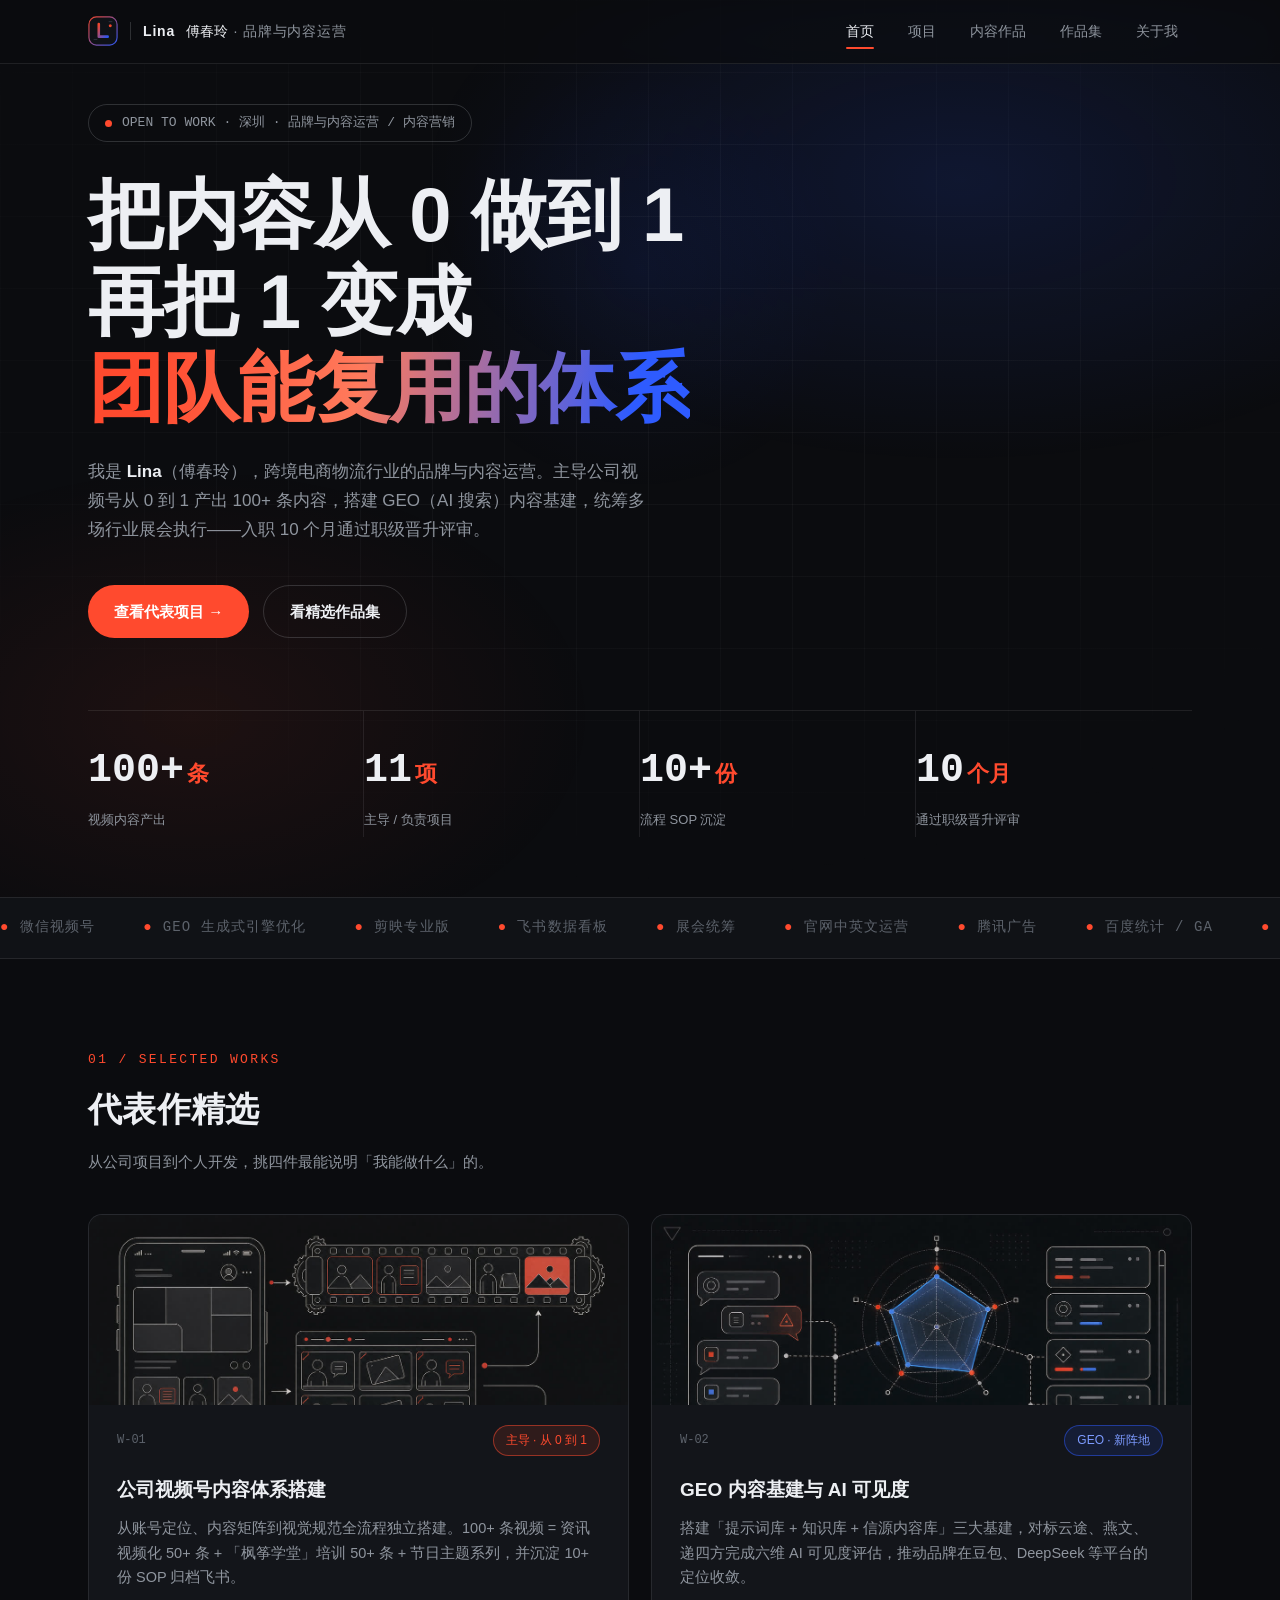
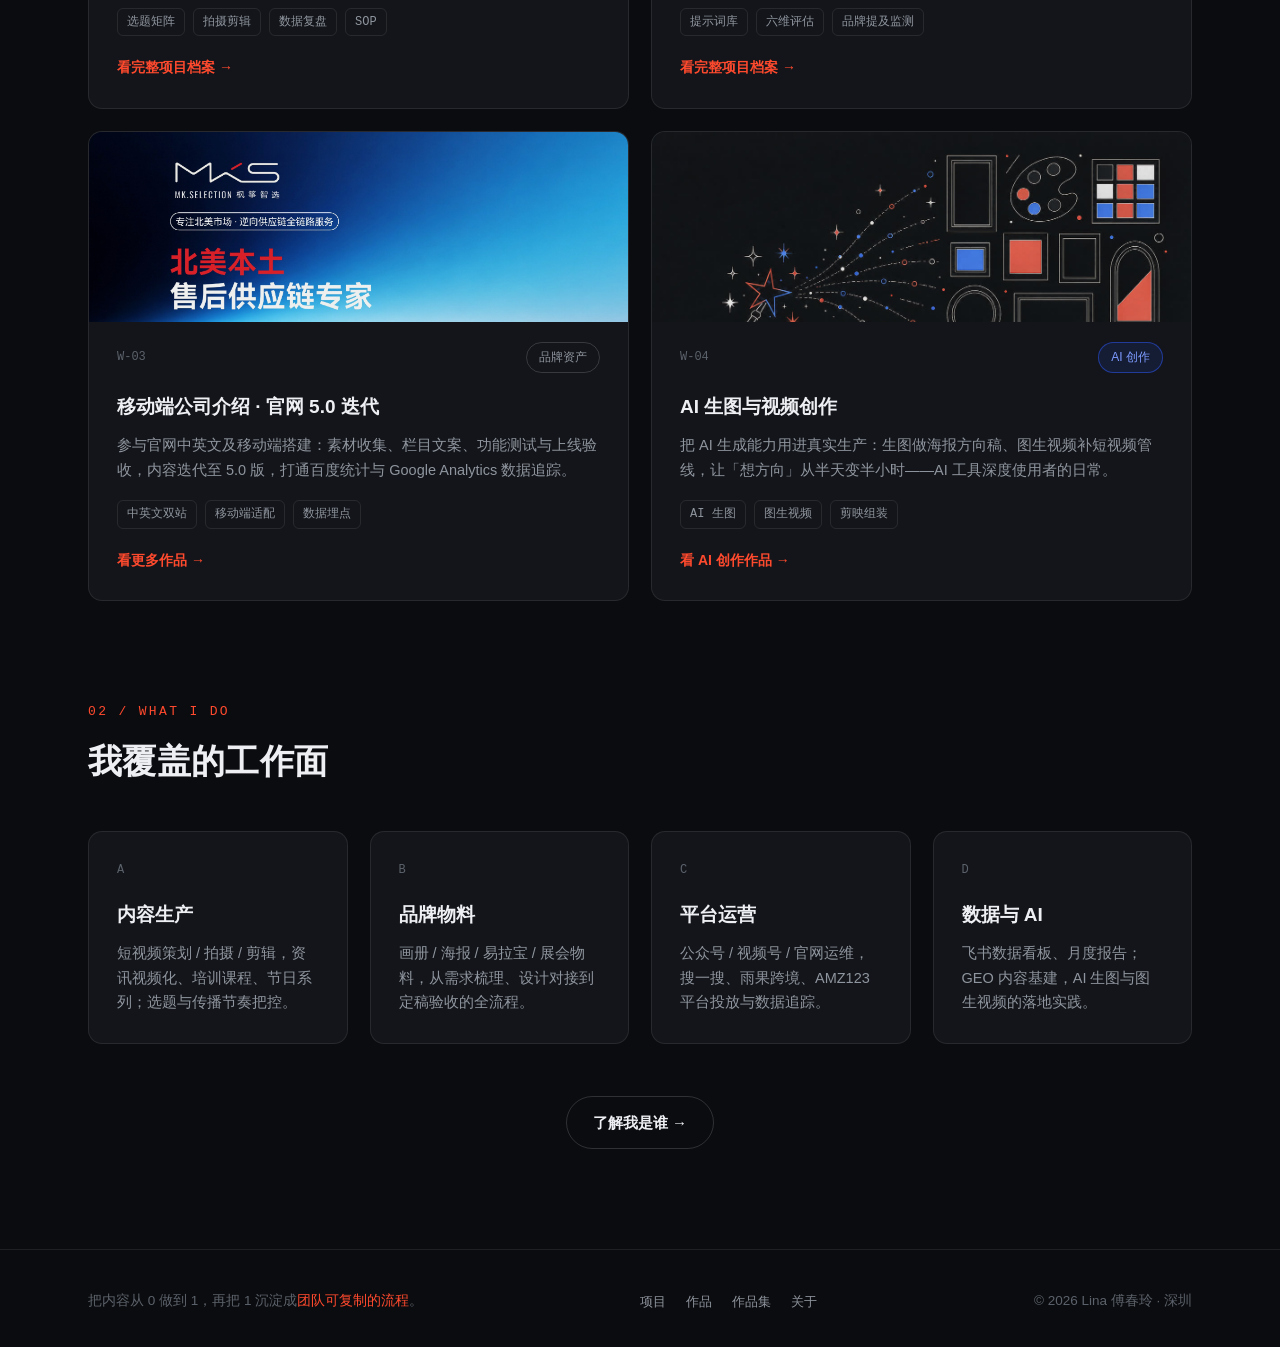
<file: index.html>
<!DOCTYPE html>
<html lang="zh-CN">
<head>
<meta charset="UTF-8">
<meta name="viewport" content="width=device-width, initial-scale=1.0">
<title>Lina 傅春玲 · 品牌与内容运营 — 个人主页</title>
<meta name="description" content="Lina（傅春玲），跨境电商物流行业品牌与内容运营。主导视频号从 0 到 1 产出 100+ 条内容，搭建 GEO 内容基建，统筹多场行业展会执行。">
<link rel="stylesheet" href="css/style.css">
<link rel="icon" type="image/svg+xml" href="assets/img/avatar-lina.svg">
</head>
<body>
<div id="progress"></div>
<div id="glow"></div>

<nav class="nav">
  <div class="nav-inner">
    <a class="brand" href="index.html">
      <img src="assets/img/avatar-lina.svg" alt="Lina 傅春玲">
      <span class="brand-divider"></span>
      <span class="brand-name"><b>Lina</b> <span class="brand-cn">傅春玲</span> · <span data-career="role">品牌与内容运营</span></span>
    </a>
    <div class="nav-links">
      <a href="index.html" class="active">首页</a>
      <a href="projects.html">项目</a>
      <a href="works.html">内容作品</a>
      <a href="portfolio.html">作品集</a>
      <a href="about.html">关于我</a>
    </div>
    <button class="burger" id="burger" aria-label="菜单"><span></span><span></span><span></span></button>
  </div>
</nav>
<div class="mobile-menu" id="mobileMenu">
  <a href="index.html">首页 <small>01</small></a>
  <a href="projects.html">项目经历 <small>02</small></a>
  <a href="works.html">内容作品 <small>03</small></a>
  <a href="portfolio.html">作品集 <small>04</small></a>
  <a href="about.html">关于我 <small>05</small></a>
</div>

<!-- HERO -->
<section class="hero">
  <div class="hero-bg"></div>
  <div class="hero-grid"></div>
  <div class="wrap hero-inner">
    <div class="hero-tag reveal" data-career-block><span class="dot"></span><span data-career="tag">OPEN TO WORK · 深圳 · 品牌与内容运营 / 内容营销</span></div>
    <h1 class="reveal d1">把内容从 0 做到 1<br>再把 1 变成<br class="br-desk"><span class="grad">团队能复用的体系</span></h1>
    <p class="hero-sub reveal d2">我是 <b>Lina</b>（傅春玲），跨境电商物流行业的品牌与内容运营。主导公司视频号从 0 到 1 产出 100+ 条内容，搭建 GEO（AI 搜索）内容基建，统筹多场行业展会执行——入职 10 个月通过职级晋升评审。</p>
    <div class="hero-actions reveal d3">
      <a class="btn btn-primary" href="projects.html">查看代表项目 →</a>
      <a class="btn btn-ghost" href="portfolio.html">看精选作品集</a>
    </div>
    <div class="hero-metrics reveal d4">
      <div class="metric"><div class="num"><span data-count="100">0</span>+<i>条</i></div><div class="label">视频内容产出</div></div>
      <div class="metric"><div class="num"><span data-count="11">0</span><i>项</i></div><div class="label">主导 / 负责项目</div></div>
      <div class="metric"><div class="num"><span data-count="10">0</span>+<i>份</i></div><div class="label">流程 SOP 沉淀</div></div>
      <div class="metric"><div class="num"><span data-count="10">0</span><i>个月</i></div><div class="label">通过职级晋升评审</div></div>
    </div>
  </div>
</section>

<!-- 跑马灯 -->
<div class="marquee" aria-hidden="true">
  <div class="marquee-track">
    <span><em>●</em>微信视频号</span><span><em>●</em>GEO 生成式引擎优化</span><span><em>●</em>剪映专业版</span><span><em>●</em>飞书数据看板</span><span><em>●</em>展会统筹</span><span><em>●</em>官网中英文运营</span><span><em>●</em>腾讯广告</span><span><em>●</em>百度统计 / GA</span><span><em>●</em>微信公众号</span><span><em>●</em>AMZ123 / 雨果跨境</span>
    <span><em>●</em>微信视频号</span><span><em>●</em>GEO 生成式引擎优化</span><span><em>●</em>剪映专业版</span><span><em>●</em>飞书数据看板</span><span><em>●</em>展会统筹</span><span><em>●</em>官网中英文运营</span><span><em>●</em>腾讯广告</span><span><em>●</em>百度统计 / GA</span><span><em>●</em>微信公众号</span><span><em>●</em>AMZ123 / 雨果跨境</span>
  </div>
</div>

<!-- 代表作精选 -->
<section style="padding: 90px 0 20px;">
  <div class="wrap">
    <div class="section-head reveal">
      <span class="idx">01 / SELECTED WORKS</span>
      <h2>代表作精选</h2>
      <p>从公司项目到个人开发，挑四件最能说明「我能做什么」的。</p>
    </div>
    <div class="grid-2">
      <div class="card reveal">
        <div class="card-media"><img src="assets/img/covers/gen-video-system.jpg" alt="公司视频号内容体系搭建" loading="lazy"></div>
        <div class="card-top"><span class="card-idx">W-01</span><span class="card-tag lead">主导 · 从 0 到 1</span></div>
        <h3>公司视频号内容体系搭建</h3>
        <p>从账号定位、内容矩阵到视觉规范全流程独立搭建。100+ 条视频 = 资讯视频化 50+ 条 + 「枫筝学堂」培训 50+ 条 + 节日主题系列，并沉淀 10+ 份 SOP 归档飞书。</p>
        <div class="chips"><span>选题矩阵</span><span>拍摄剪辑</span><span>数据复盘</span><span>SOP</span></div>
        <a class="card-link" href="projects.html">看完整项目档案 →</a>
      </div>
      <div class="card reveal d1">
        <div class="card-media"><img src="assets/img/covers/gen-geo.jpg" alt="GEO 内容基建与 AI 可见度" loading="lazy"></div>
        <div class="card-top"><span class="card-idx">W-02</span><span class="card-tag join">GEO · 新阵地</span></div>
        <h3>GEO 内容基建与 AI 可见度</h3>
        <p>搭建「提示词库 + 知识库 + 信源内容库」三大基建，对标云途、燕文、递四方完成六维 AI 可见度评估，推动品牌在豆包、DeepSeek 等平台的定位收敛。</p>
        <div class="chips"><span>提示词库</span><span>六维评估</span><span>品牌提及监测</span></div>
        <a class="card-link" href="projects.html">看完整项目档案 →</a>
      </div>
      <div class="card reveal d2">
        <div class="card-media"><img src="assets/img/work-mobile-intro.jpg" alt="移动端公司介绍" loading="lazy"></div>
        <div class="card-top"><span class="card-idx">W-03</span><span class="card-tag">品牌资产</span></div>
        <h3>移动端公司介绍 · 官网 5.0 迭代</h3>
        <p>参与官网中英文及移动端搭建：素材收集、栏目文案、功能测试与上线验收，内容迭代至 5.0 版，打通百度统计与 Google Analytics 数据追踪。</p>
        <div class="chips"><span>中英文双站</span><span>移动端适配</span><span>数据埋点</span></div>
        <a class="card-link" href="works.html">看更多作品 →</a>
      </div>
      <div class="card reveal d3">
        <div class="card-media"><img src="assets/img/covers/gen-aigc.jpg" alt="AI 生图与视频创作" loading="lazy"></div>
        <div class="card-top"><span class="card-idx">W-04</span><span class="card-tag join">AI 创作</span></div>
        <h3>AI 生图与视频创作</h3>
        <p>把 AI 生成能力用进真实生产：生图做海报方向稿、图生视频补短视频管线，让「想方向」从半天变半小时——AI 工具深度使用者的日常。</p>
        <div class="chips"><span>AI 生图</span><span>图生视频</span><span>剪映组装</span></div>
        <a class="card-link" href="works.html">看 AI 创作作品 →</a>
      </div>
    </div>
  </div>
</section>

<!-- 能做什么 -->
<section style="padding: 80px 0 0;">
  <div class="wrap">
    <div class="section-head reveal">
      <span class="idx">02 / WHAT I DO</span>
      <h2>我覆盖的工作面</h2>
    </div>
    <div class="grid-4">
      <div class="card reveal">
        <div class="card-top"><span class="card-idx">A</span></div>
        <h3>内容生产</h3>
        <p>短视频策划 / 拍摄 / 剪辑，资讯视频化、培训课程、节日系列；选题与传播节奏把控。</p>
      </div>
      <div class="card reveal d1">
        <div class="card-top"><span class="card-idx">B</span></div>
        <h3>品牌物料</h3>
        <p>画册 / 海报 / 易拉宝 / 展会物料，从需求梳理、设计对接到定稿验收的全流程。</p>
      </div>
      <div class="card reveal d2">
        <div class="card-top"><span class="card-idx">C</span></div>
        <h3>平台运营</h3>
        <p>公众号 / 视频号 / 官网运维，搜一搜、雨果跨境、AMZ123 平台投放与数据追踪。</p>
      </div>
      <div class="card reveal d3">
        <div class="card-top"><span class="card-idx">D</span></div>
        <h3>数据与 AI</h3>
        <p>飞书数据看板、月度报告；GEO 内容基建，AI 生图与图生视频的落地实践。</p>
      </div>
    </div>
    <div style="margin-top: 52px; text-align: center;" class="reveal">
      <a class="btn btn-ghost" href="about.html">了解我是谁 →</a>
    </div>
  </div>
</section>

<footer>
  <div class="foot-inner">
    <div class="foot-quote">把内容从 0 做到 1，再把 1 沉淀成<em>团队可复制的流程</em>。</div>
    <div class="foot-links">
      <a href="projects.html">项目</a>
      <a href="works.html">作品</a>
      <a href="portfolio.html">作品集</a>
      <a href="about.html">关于</a>
    </div>
    <div class="foot-quote">© <span id="year"></span> Lina 傅春玲 · 深圳</div>
  </div>
</footer>
<script src="js/site-config.js"></script>
<script src="js/main.js"></script>
</body>
</html>
</file>
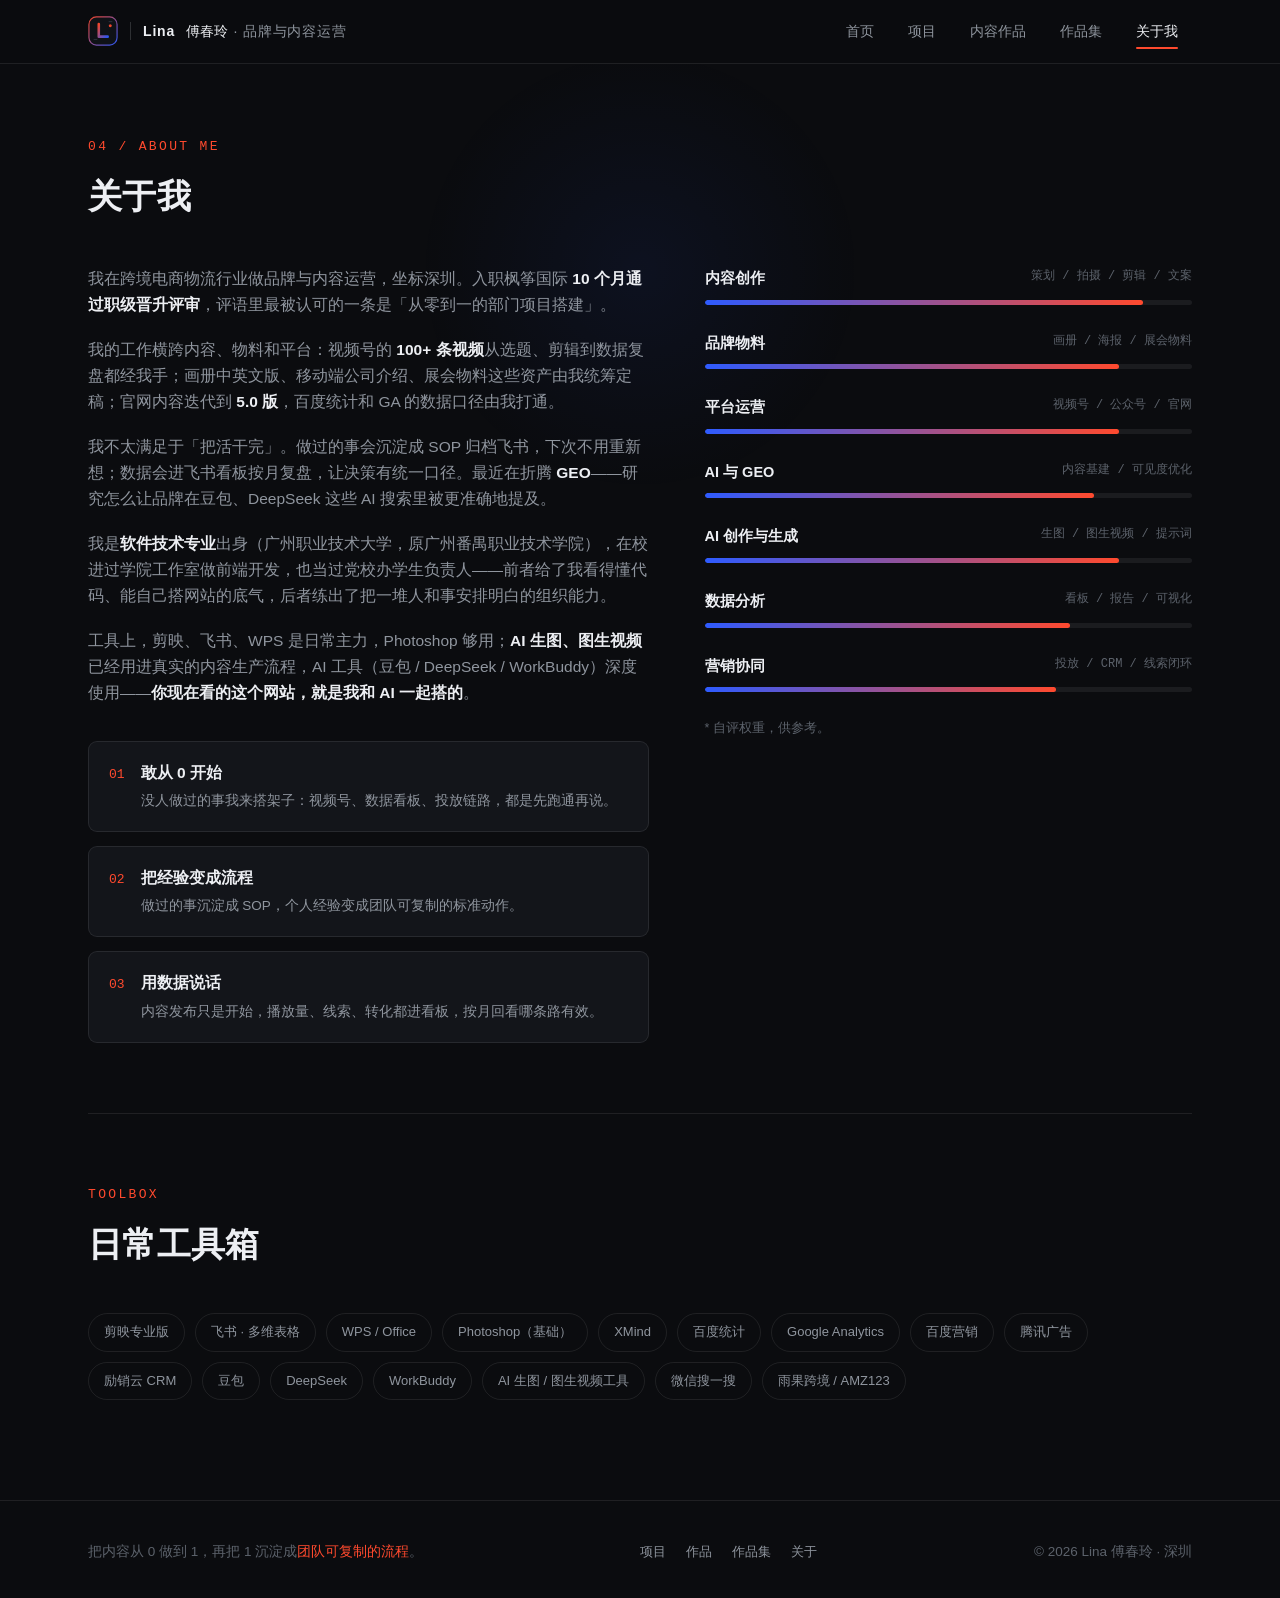
<file: about.html>
<!DOCTYPE html>
<html lang="zh-CN">
<head>
<meta charset="UTF-8">
<meta name="viewport" content="width=device-width, initial-scale=1.0">
<title>关于我 — Lina 傅春玲 · 品牌与内容运营</title>
<meta name="description" content="Lina（傅春玲）的自我介绍、能力全景与工具箱。">
<link rel="stylesheet" href="css/style.css">
<link rel="icon" type="image/svg+xml" href="assets/img/avatar-lina.svg">
</head>
<body>
<div id="progress"></div>
<div id="glow"></div>

<nav class="nav">
  <div class="nav-inner">
    <a class="brand" href="index.html">
      <img src="assets/img/avatar-lina.svg" alt="Lina 傅春玲">
      <span class="brand-divider"></span>
      <span class="brand-name"><b>Lina</b> <span class="brand-cn">傅春玲</span> · <span data-career="role">品牌与内容运营</span></span>
    </a>
    <div class="nav-links">
      <a href="index.html">首页</a>
      <a href="projects.html">项目</a>
      <a href="works.html">内容作品</a>
      <a href="portfolio.html">作品集</a>
      <a href="about.html" class="active">关于我</a>
    </div>
    <button class="burger" id="burger" aria-label="菜单"><span></span><span></span><span></span></button>
  </div>
</nav>
<div class="mobile-menu" id="mobileMenu">
  <a href="index.html">首页 <small>01</small></a>
  <a href="projects.html">项目经历 <small>02</small></a>
  <a href="works.html">内容作品 <small>03</small></a>
  <a href="portfolio.html">作品集 <small>04</small></a>
  <a href="about.html">关于我 <small>05</small></a>
</div>

<div class="wrap page-top">

  <section>
    <div class="section-head reveal">
      <span class="idx">04 / ABOUT ME</span>
      <h2>关于我</h2>
    </div>
    <div class="about-grid">
      <div class="about-text reveal">
        <p>我在跨境电商物流行业做品牌与内容运营，坐标深圳。入职枫筝国际 <b>10 个月通过职级晋升评审</b>，评语里最被认可的一条是「从零到一的部门项目搭建」。</p>
        <p>我的工作横跨内容、物料和平台：视频号的 <b>100+ 条视频</b>从选题、剪辑到数据复盘都经我手；画册中英文版、移动端公司介绍、展会物料这些资产由我统筹定稿；官网内容迭代到 <b>5.0 版</b>，百度统计和 GA 的数据口径由我打通。</p>
        <p>我不太满足于「把活干完」。做过的事会沉淀成 SOP 归档飞书，下次不用重新想；数据会进飞书看板按月复盘，让决策有统一口径。最近在折腾 <b>GEO</b>——研究怎么让品牌在豆包、DeepSeek 这些 AI 搜索里被更准确地提及。</p>
        <p>我是<b>软件技术专业</b>出身（广州职业技术大学，原广州番禺职业技术学院），在校进过学院工作室做前端开发，也当过党校办学生负责人——前者给了我看得懂代码、能自己搭网站的底气，后者练出了把一堆人和事安排明白的组织能力。</p>
        <p>工具上，剪映、飞书、WPS 是日常主力，Photoshop 够用；<b>AI 生图、图生视频</b>已经用进真实的内容生产流程，AI 工具（豆包 / DeepSeek / WorkBuddy）深度使用——<b>你现在看的这个网站，就是我和 AI 一起搭的</b>。</p>
        <div class="about-ways">
          <div class="way"><span class="no">01</span><div><h4>敢从 0 开始</h4><p>没人做过的事我来搭架子：视频号、数据看板、投放链路，都是先跑通再说。</p></div></div>
          <div class="way"><span class="no">02</span><div><h4>把经验变成流程</h4><p>做过的事沉淀成 SOP，个人经验变成团队可复制的标准动作。</p></div></div>
          <div class="way"><span class="no">03</span><div><h4>用数据说话</h4><p>内容发布只是开始，播放量、线索、转化都进看板，按月回看哪条路有效。</p></div></div>
        </div>
      </div>
      <div class="reveal d1">
        <div class="skill-group">
          <div class="sg-head"><b>内容创作</b><span>策划 / 拍摄 / 剪辑 / 文案</span></div>
          <div class="bar"><i data-w="90"></i></div>
        </div>
        <div class="skill-group">
          <div class="sg-head"><b>品牌物料</b><span>画册 / 海报 / 展会物料</span></div>
          <div class="bar"><i data-w="85"></i></div>
        </div>
        <div class="skill-group">
          <div class="sg-head"><b>平台运营</b><span>视频号 / 公众号 / 官网</span></div>
          <div class="bar"><i data-w="85"></i></div>
        </div>
        <div class="skill-group">
          <div class="sg-head"><b>AI 与 GEO</b><span>内容基建 / 可见度优化</span></div>
          <div class="bar"><i data-w="80"></i></div>
        </div>
        <div class="skill-group">
          <div class="sg-head"><b>AI 创作与生成</b><span>生图 / 图生视频 / 提示词</span></div>
          <div class="bar"><i data-w="85"></i></div>
        </div>
        <div class="skill-group">
          <div class="sg-head"><b>数据分析</b><span>看板 / 报告 / 可视化</span></div>
          <div class="bar"><i data-w="75"></i></div>
        </div>
        <div class="skill-group">
          <div class="sg-head"><b>营销协同</b><span>投放 / CRM / 线索闭环</span></div>
          <div class="bar"><i data-w="72"></i></div>
        </div>
        <p style="font-size:12.5px;color:var(--faint);margin-top:6px;">* 自评权重，供参考。</p>
      </div>
    </div>
  </section>

  <hr class="hairline" style="margin: 70px 0;">

  <section>
    <div class="section-head reveal">
      <span class="idx">TOOLBOX</span>
      <h2>日常工具箱</h2>
    </div>
    <div class="tool-cloud reveal">
      <span>剪映专业版</span><span>飞书 · 多维表格</span><span>WPS / Office</span><span>Photoshop（基础）</span><span>XMind</span>
      <span>百度统计</span><span>Google Analytics</span><span>百度营销</span><span>腾讯广告</span><span>励销云 CRM</span>
      <span>豆包</span><span>DeepSeek</span><span>WorkBuddy</span><span>AI 生图 / 图生视频工具</span><span>微信搜一搜</span><span>雨果跨境 / AMZ123</span>
    </div>
  </section>

</div>

<footer>
  <div class="foot-inner">
    <div class="foot-quote">把内容从 0 做到 1，再把 1 沉淀成<em>团队可复制的流程</em>。</div>
    <div class="foot-links">
      <a href="projects.html">项目</a>
      <a href="works.html">作品</a>
      <a href="portfolio.html">作品集</a>
      <a href="about.html">关于</a>
    </div>
    <div class="foot-quote">© <span id="year"></span> Lina 傅春玲 · 深圳</div>
  </div>
</footer>
<script src="js/site-config.js"></script>
<script src="js/main.js"></script>
</body>
</html>
</file>
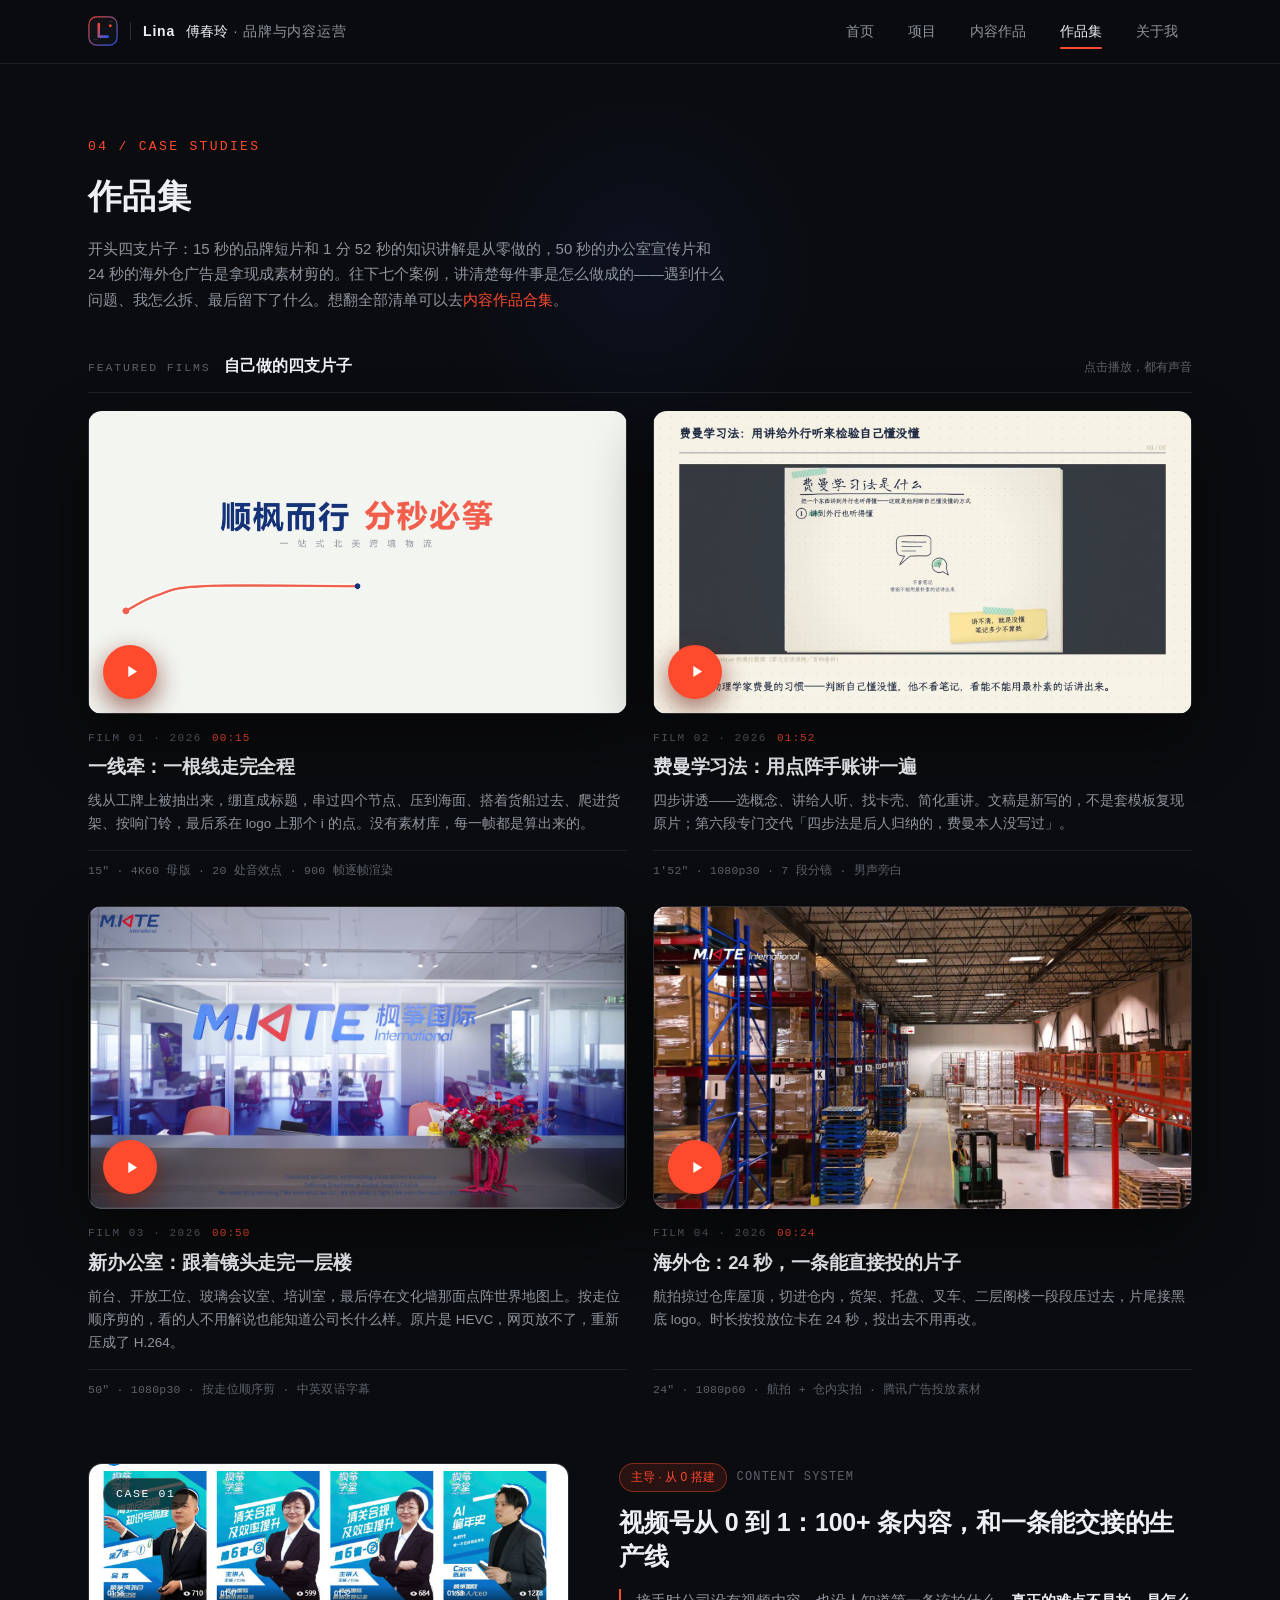
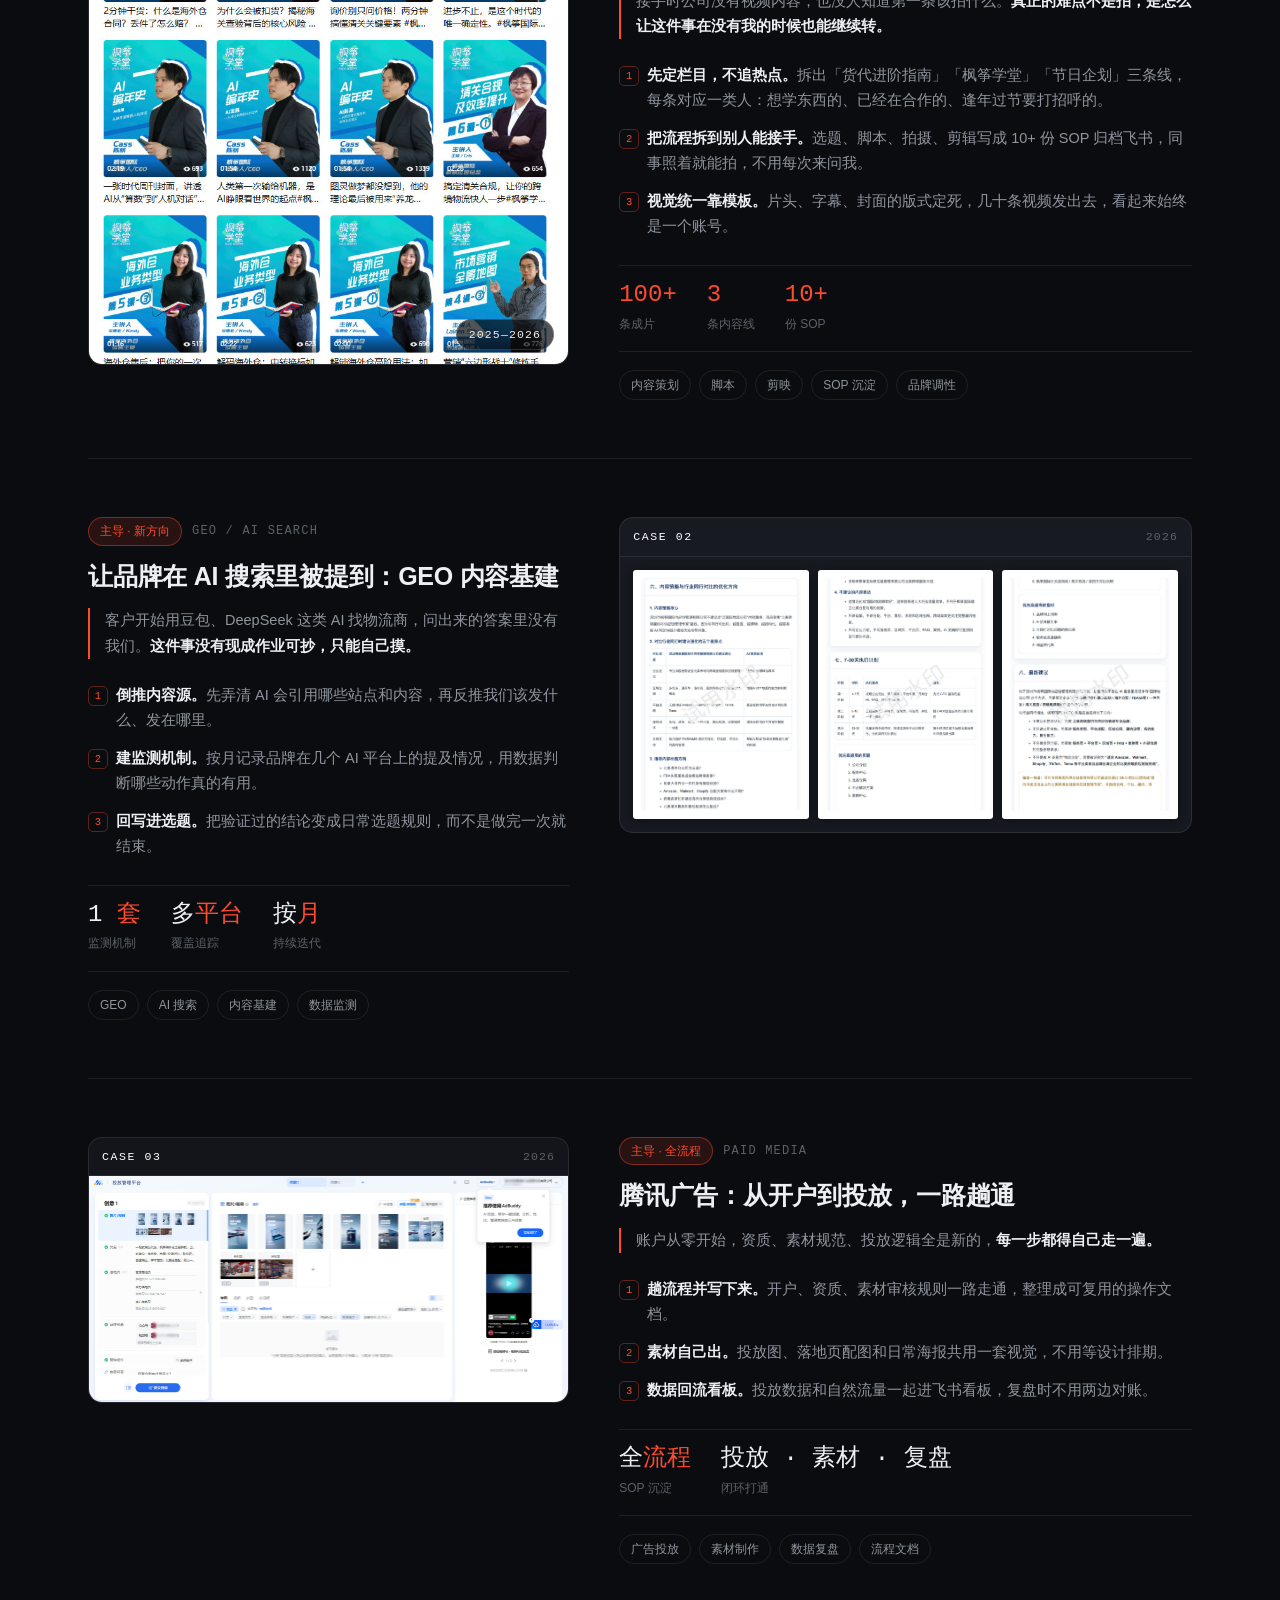
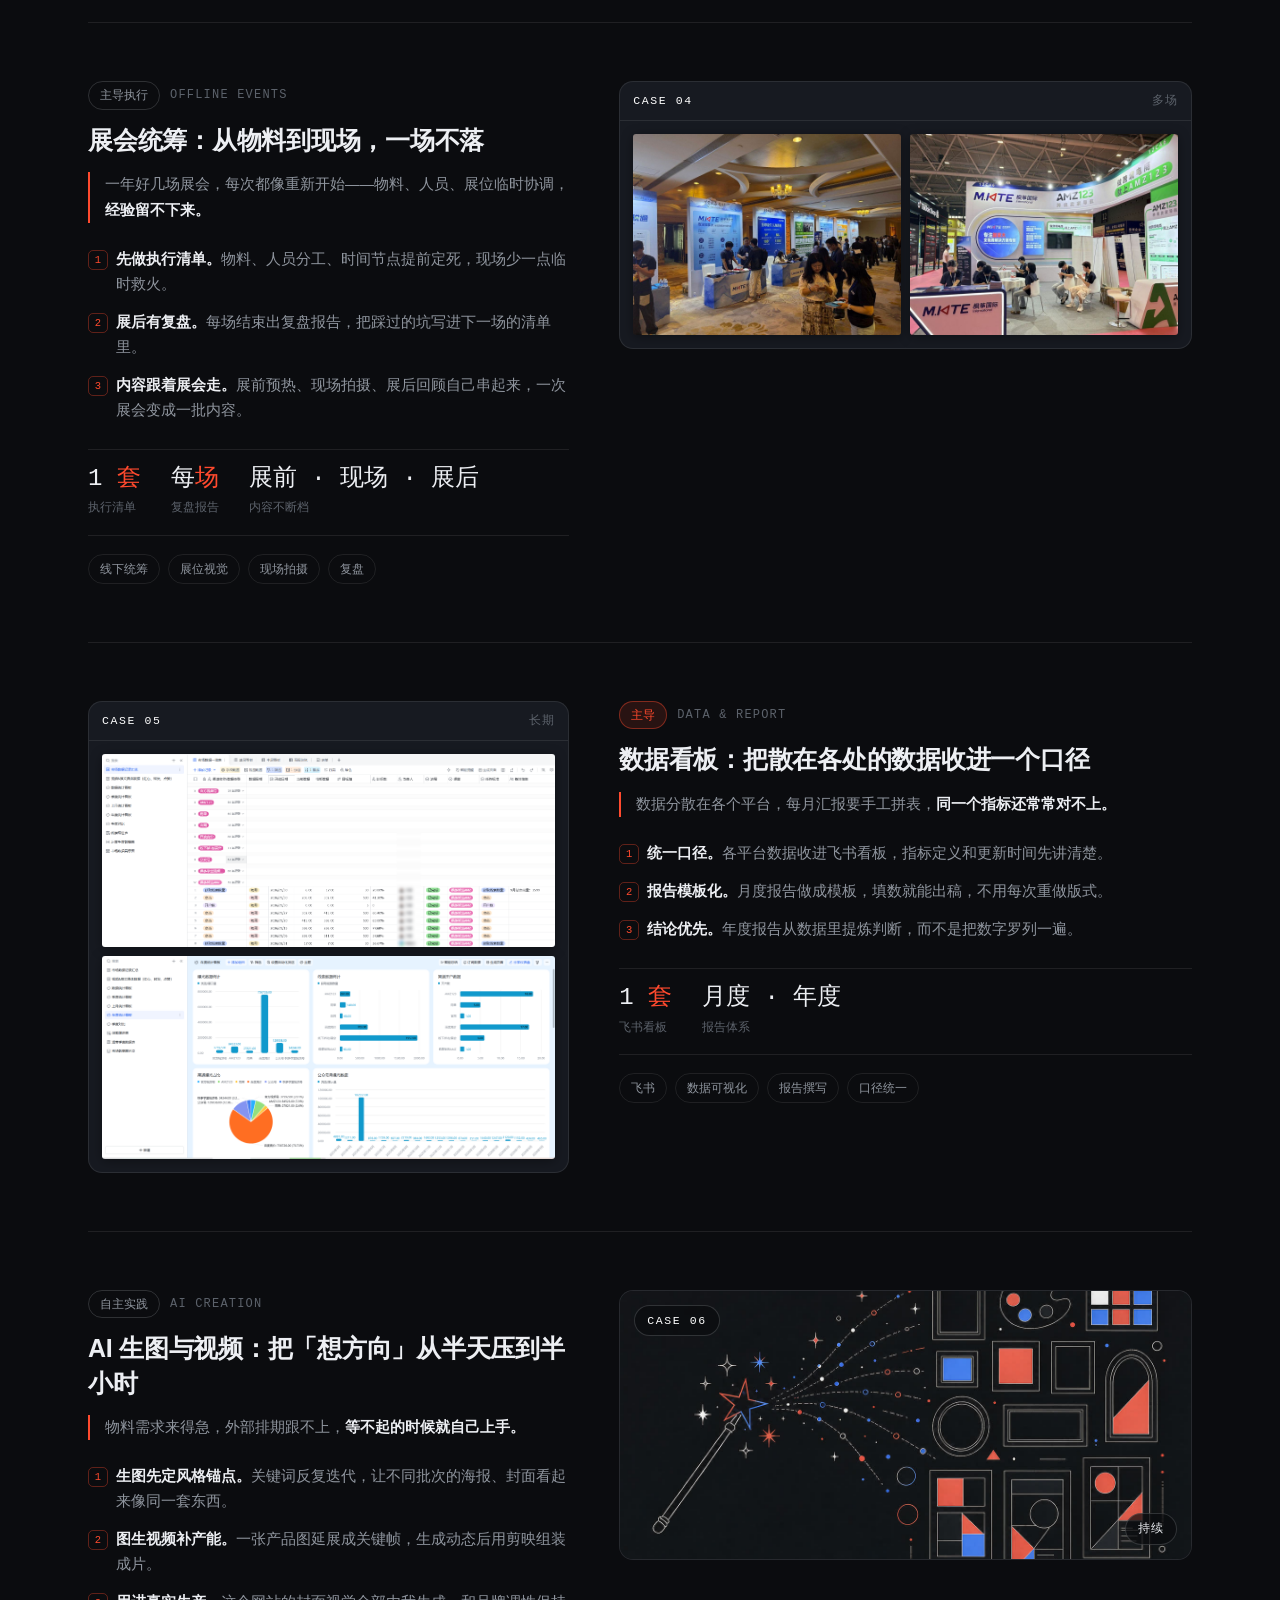
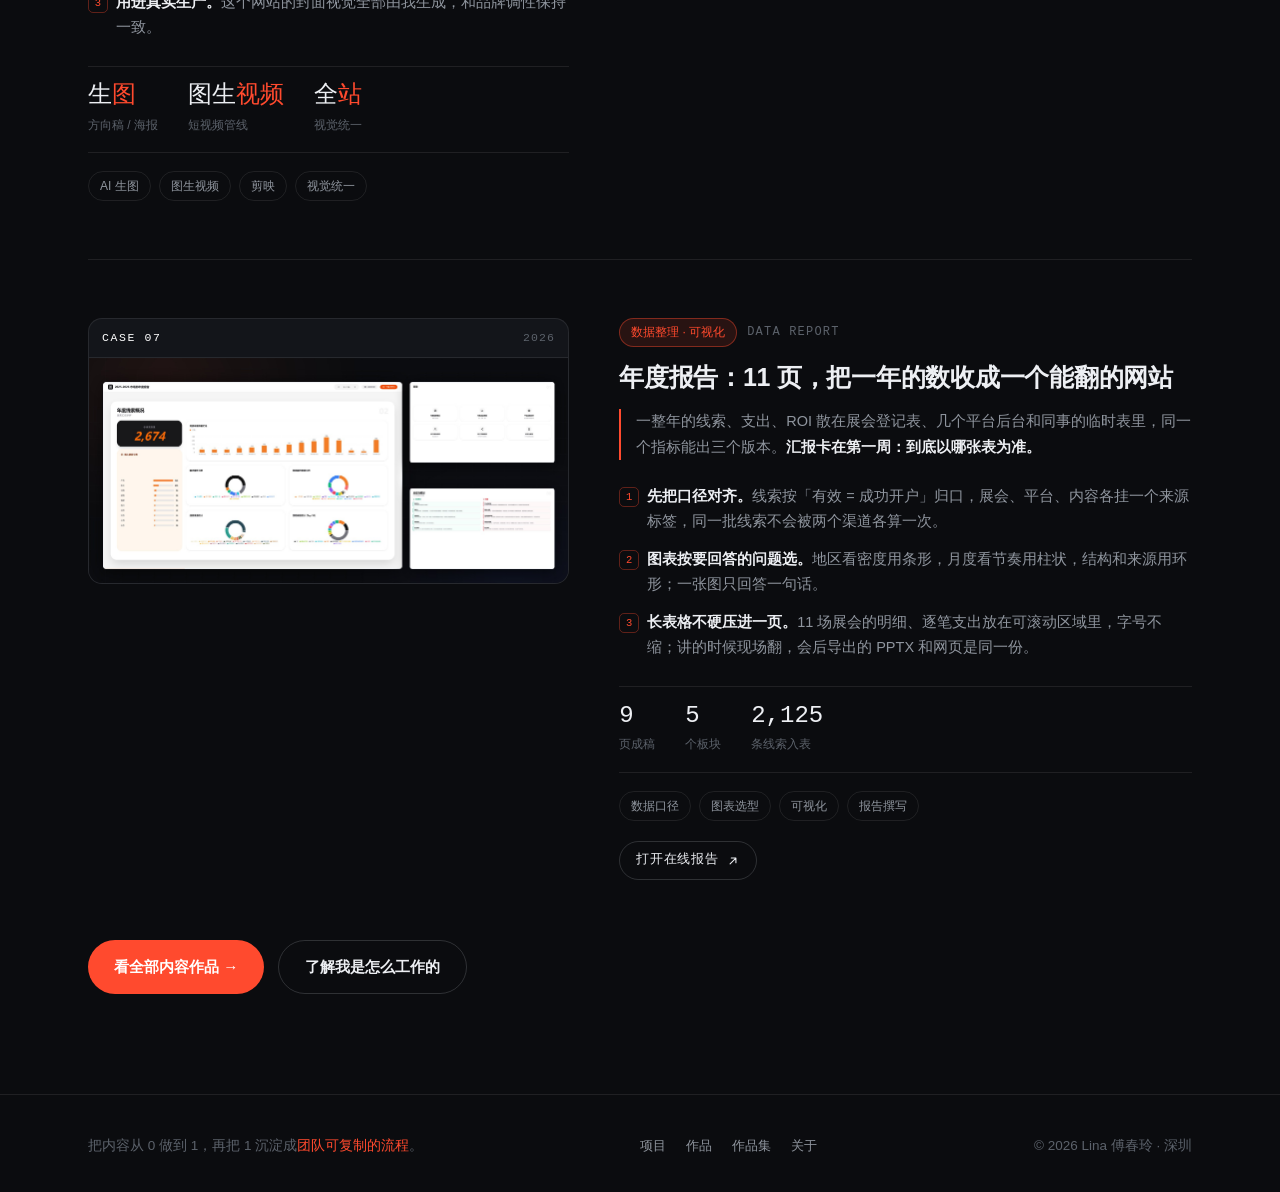
<file: portfolio.html>
<!DOCTYPE html>
<html lang="zh-CN">
<head>
<meta charset="UTF-8">
<meta name="viewport" content="width=device-width, initial-scale=1.0">
<title>作品集 — Lina 傅春玲 · 品牌与内容运营</title>
<meta name="description" content="Lina（傅春玲）精选作品集：四支自制影片，加上视频号从 0 到 1、GEO 内容基建、腾讯广告投放、展会统筹、数据看板、AI 创作与年度报告网页版，七个案例的完整做法与产出。">
<link rel="stylesheet" href="css/style.css">
<link rel="icon" type="image/svg+xml" href="assets/img/avatar-lina.svg">
</head>
<body>
<div id="progress"></div>
<div id="glow"></div>

<nav class="nav">
  <div class="nav-inner">
    <a class="brand" href="index.html">
      <img src="assets/img/avatar-lina.svg" alt="Lina 傅春玲">
      <span class="brand-divider"></span>
      <span class="brand-name"><b>Lina</b> <span class="brand-cn">傅春玲</span> · <span data-career="role">品牌与内容运营</span></span>
    </a>
    <div class="nav-links">
      <a href="index.html">首页</a>
      <a href="projects.html">项目</a>
      <a href="works.html">内容作品</a>
      <a href="portfolio.html" class="active">作品集</a>
      <a href="about.html">关于我</a>
    </div>
    <button class="burger" id="burger" aria-label="菜单"><span></span><span></span><span></span></button>
  </div>
</nav>
<div class="mobile-menu" id="mobileMenu">
  <a href="index.html">首页 <small>01</small></a>
  <a href="projects.html">项目经历 <small>02</small></a>
  <a href="works.html">内容作品 <small>03</small></a>
  <a href="portfolio.html">作品集 <small>04</small></a>
  <a href="about.html">关于我 <small>05</small></a>
</div>

<div class="wrap page-top">
  <section>
    <div class="section-head reveal">
      <span class="idx">04 / CASE STUDIES</span>
      <h2>作品集</h2>
      <p>开头四支片子：15 秒的品牌短片和 1 分 52 秒的知识讲解是从零做的，50 秒的办公室宣传片和 24 秒的海外仓广告是拿现成素材剪的。往下七个案例，讲清楚每件事是怎么做成的——遇到什么问题、我怎么拆、最后留下了什么。想翻全部清单可以去<a href="works.html" style="color:var(--red);">内容作品合集</a>。</p>
    </div>

    <!-- 精选影片 -->
    <section class="films reveal" aria-labelledby="filmsTitle">
      <div class="films-head">
        <span class="films-idx">FEATURED FILMS</span>
        <h3 id="filmsTitle">自己做的四支片子</h3>
        <span class="films-note">点击播放，都有声音</span>
      </div>

      <div class="film-grid">
        <!-- FILM 01 -->
        <article class="film">
          <div class="film-player cover-mkite" data-film>
            <video data-film-video playsinline preload="none"
                   data-src-hd="assets/video/mkite-15s-1080.mp4"
                   data-src-uhd="assets/video/mkite-15s-4k60.mp4"></video>
            <button class="film-play" type="button" data-film-play
                    aria-label="播放影片：M.KiTE 一线牵，15 秒品牌短片">
              <span class="ring" aria-hidden="true">
                <svg viewBox="0 0 24 24" fill="none"><path d="M8 5.2v13.6L19 12 8 5.2z" fill="currentColor"/></svg>
              </span>
            </button>
          </div>
          <div class="film-body">
            <div class="film-kicker">FILM 01 · 2026<b>00:15</b></div>
            <h3>一线牵：一根线走完全程</h3>
            <p>线从工牌上被抽出来，绷直成标题，串过四个节点、压到海面、搭着货船过去、爬进货架、按响门铃，最后系在 logo 上那个 i 的点。没有素材库，每一帧都是算出来的。</p>
            <div class="film-spec">15″ · 4K60 母版 · 20 处音效点 · 900 帧逐帧渲染</div>
          </div>
        </article>

        <!-- FILM 02 -->
        <article class="film">
          <div class="film-player cover-feynman" data-film>
            <video data-film-video playsinline preload="none"
                   data-src-hd="assets/video/feynman-1080.mp4"></video>
            <button class="film-play" type="button" data-film-play
                    aria-label="播放影片：费曼学习法点阵手账讲解，1 分 52 秒">
              <span class="ring" aria-hidden="true">
                <svg viewBox="0 0 24 24" fill="none"><path d="M8 5.2v13.6L19 12 8 5.2z" fill="currentColor"/></svg>
              </span>
            </button>
          </div>
          <div class="film-body">
            <div class="film-kicker">FILM 02 · 2026<b>01:52</b></div>
            <h3>费曼学习法：用点阵手账讲一遍</h3>
            <p>四步讲透——选概念、讲给人听、找卡壳、简化重讲。文稿是新写的，不是套模板复现原片；第六段专门交代「四步法是后人归纳的，费曼本人没写过」。</p>
            <div class="film-spec">1′52″ · 1080p30 · 7 段分镜 · 男声旁白</div>
          </div>
        </article>

        <!-- FILM 03 -->
        <article class="film">
          <div class="film-player cover-office" data-film>
            <video data-film-video playsinline preload="none"
                   data-src-hd="assets/video/office-tour-1080.mp4"></video>
            <button class="film-play" type="button" data-film-play
                    aria-label="播放影片：枫筝国际新办公室宣传片，50 秒">
              <span class="ring" aria-hidden="true">
                <svg viewBox="0 0 24 24" fill="none"><path d="M8 5.2v13.6L19 12 8 5.2z" fill="currentColor"/></svg>
              </span>
            </button>
          </div>
          <div class="film-body">
            <div class="film-kicker">FILM 03 · 2026<b>00:50</b></div>
            <h3>新办公室：跟着镜头走完一层楼</h3>
            <p>前台、开放工位、玻璃会议室、培训室，最后停在文化墙那面点阵世界地图上。按走位顺序剪的，看的人不用解说也能知道公司长什么样。原片是 HEVC，网页放不了，重新压成了 H.264。</p>
            <div class="film-spec">50″ · 1080p30 · 按走位顺序剪 · 中英双语字幕</div>
          </div>
        </article>

        <!-- FILM 04 -->
        <article class="film">
          <div class="film-player cover-ad" data-film>
            <video data-film-video playsinline preload="none"
                   data-src-hd="assets/video/warehouse-ad-1080.mp4"></video>
            <button class="film-play" type="button" data-film-play
                    aria-label="播放影片：枫筝海外仓广告片，24 秒">
              <span class="ring" aria-hidden="true">
                <svg viewBox="0 0 24 24" fill="none"><path d="M8 5.2v13.6L19 12 8 5.2z" fill="currentColor"/></svg>
              </span>
            </button>
          </div>
          <div class="film-body">
            <div class="film-kicker">FILM 04 · 2026<b>00:24</b></div>
            <h3>海外仓：24 秒，一条能直接投的片子</h3>
            <p>航拍掠过仓库屋顶，切进仓内，货架、托盘、叉车、二层阁楼一段段压过去，片尾接黑底 logo。时长按投放位卡在 24 秒，投出去不用再改。</p>
            <div class="film-spec">24″ · 1080p60 · 航拍 + 仓内实拍 · 腾讯广告投放素材</div>
          </div>
        </article>
      </div>
    </section>

    <div class="case-list">

      <!-- CASE 01 -->
      <article class="case reveal">
        <div class="case-media is-tall">
          <img src="assets/img/covers/video-channel-wall.jpg" alt="视频号内容封面墙" loading="lazy">
          <span class="case-no">CASE 01</span>
          <span class="case-year">2025—2026</span>
        </div>
        <div class="case-body">
          <div class="case-head">
            <span class="case-role lead">主导 · 从 0 搭建</span>
            <span class="case-cat">CONTENT SYSTEM</span>
          </div>
          <h3>视频号从 0 到 1：100+ 条内容，和一条能交接的生产线</h3>
          <p class="case-problem">接手时公司没有视频内容，也没人知道第一条该拍什么。<b>真正的难点不是拍，是怎么让这件事在没有我的时候也能继续转。</b></p>
          <ol class="case-steps">
            <li data-n="1"><b>先定栏目，不追热点。</b>拆出「货代进阶指南」「枫筝学堂」「节日企划」三条线，每条对应一类人：想学东西的、已经在合作的、逢年过节要打招呼的。</li>
            <li data-n="2"><b>把流程拆到别人能接手。</b>选题、脚本、拍摄、剪辑写成 10+ 份 SOP 归档飞书，同事照着就能拍，不用每次来问我。</li>
            <li data-n="3"><b>视觉统一靠模板。</b>片头、字幕、封面的版式定死，几十条视频发出去，看起来始终是一个账号。</li>
          </ol>
          <div class="case-stats">
            <div class="case-stat"><div class="v"><i data-count="100">0</i><i>+</i></div><div class="k">条成片</div></div>
            <div class="case-stat"><div class="v"><i data-count="3">0</i></div><div class="k">条内容线</div></div>
            <div class="case-stat"><div class="v"><i data-count="10">0</i><i>+</i></div><div class="k">份 SOP</div></div>
          </div>
          <div class="chips"><span>内容策划</span><span>脚本</span><span>剪映</span><span>SOP 沉淀</span><span>品牌调性</span></div>
        </div>
      </article>

      <!-- CASE 02 -->
      <article class="case alt reveal">
        <div class="case-media is-docs">
          <div class="doc-bar">
            <span class="case-no">CASE 02</span>
            <span class="case-year">2026</span>
          </div>
          <div class="doc-strip">
            <img src="assets/img/covers/geo-plan-1.jpg" alt="GEO 方案 · 内容策略与同行对比" loading="lazy">
            <img src="assets/img/covers/geo-plan-2.jpg" alt="GEO 方案 · 7-30 天执行计划" loading="lazy">
            <img src="assets/img/covers/geo-plan-3.jpg" alt="GEO 方案 · 最终建议" loading="lazy">
          </div>
        </div>
        <div class="case-body">
          <div class="case-head">
            <span class="case-role lead">主导 · 新方向</span>
            <span class="case-cat">GEO / AI SEARCH</span>
          </div>
          <h3>让品牌在 AI 搜索里被提到：GEO 内容基建</h3>
          <p class="case-problem">客户开始用豆包、DeepSeek 这类 AI 找物流商，问出来的答案里没有我们。<b>这件事没有现成作业可抄，只能自己摸。</b></p>
          <ol class="case-steps">
            <li data-n="1"><b>倒推内容源。</b>先弄清 AI 会引用哪些站点和内容，再反推我们该发什么、发在哪里。</li>
            <li data-n="2"><b>建监测机制。</b>按月记录品牌在几个 AI 平台上的提及情况，用数据判断哪些动作真的有用。</li>
            <li data-n="3"><b>回写进选题。</b>把验证过的结论变成日常选题规则，而不是做完一次就结束。</li>
          </ol>
          <div class="case-stats">
            <div class="case-stat"><div class="v">1 <i>套</i></div><div class="k">监测机制</div></div>
            <div class="case-stat"><div class="v">多<i>平台</i></div><div class="k">覆盖追踪</div></div>
            <div class="case-stat"><div class="v">按<i>月</i></div><div class="k">持续迭代</div></div>
          </div>
          <div class="chips"><span>GEO</span><span>AI 搜索</span><span>内容基建</span><span>数据监测</span></div>
        </div>
      </article>

      <!-- CASE 03 -->
      <article class="case reveal">
        <div class="case-media is-wide">
          <div class="doc-bar">
            <span class="case-no">CASE 03</span>
            <span class="case-year">2026</span>
          </div>
          <img src="assets/img/covers/tencent-ads-console.jpg" data-zoom
               alt="腾讯广告投放管理平台 · 创意编辑界面" loading="lazy">
        </div>
        <div class="case-body">
          <div class="case-head">
            <span class="case-role lead">主导 · 全流程</span>
            <span class="case-cat">PAID MEDIA</span>
          </div>
          <h3>腾讯广告：从开户到投放，一路趟通</h3>
          <p class="case-problem">账户从零开始，资质、素材规范、投放逻辑全是新的，<b>每一步都得自己走一遍。</b></p>
          <ol class="case-steps">
            <li data-n="1"><b>趟流程并写下来。</b>开户、资质、素材审核规则一路走通，整理成可复用的操作文档。</li>
            <li data-n="2"><b>素材自己出。</b>投放图、落地页配图和日常海报共用一套视觉，不用等设计排期。</li>
            <li data-n="3"><b>数据回流看板。</b>投放数据和自然流量一起进飞书看板，复盘时不用两边对账。</li>
          </ol>
          <div class="case-stats">
            <div class="case-stat"><div class="v">全<i>流程</i></div><div class="k">SOP 沉淀</div></div>
            <div class="case-stat"><div class="v">投放 · 素材 · 复盘</div><div class="k">闭环打通</div></div>
          </div>
          <div class="chips"><span>广告投放</span><span>素材制作</span><span>数据复盘</span><span>流程文档</span></div>
        </div>
      </article>

      <!-- CASE 04 -->
      <article class="case alt reveal">
        <div class="case-media is-duo">
          <div class="doc-bar">
            <span class="case-no">CASE 04</span>
            <span class="case-year">多场</span>
          </div>
          <div class="duo-strip">
            <img src="assets/img/covers/expo-booth-1.jpg" data-zoom
                 alt="展会现场：枫筝海外仓展位与洽谈区" loading="lazy">
            <img src="assets/img/covers/expo-booth-2.jpg" data-zoom
                 alt="展会现场：12C46 主展位与现场团队" loading="lazy">
          </div>
        </div>
        <div class="case-body">
          <div class="case-head">
            <span class="case-role">主导执行</span>
            <span class="case-cat">OFFLINE EVENTS</span>
          </div>
          <h3>展会统筹：从物料到现场，一场不落</h3>
          <p class="case-problem">一年好几场展会，每次都像重新开始——物料、人员、展位临时协调，<b>经验留不下来。</b></p>
          <ol class="case-steps">
            <li data-n="1"><b>先做执行清单。</b>物料、人员分工、时间节点提前定死，现场少一点临时救火。</li>
            <li data-n="2"><b>展后有复盘。</b>每场结束出复盘报告，把踩过的坑写进下一场的清单里。</li>
            <li data-n="3"><b>内容跟着展会走。</b>展前预热、现场拍摄、展后回顾自己串起来，一次展会变成一批内容。</li>
          </ol>
          <div class="case-stats">
            <div class="case-stat"><div class="v">1 <i>套</i></div><div class="k">执行清单</div></div>
            <div class="case-stat"><div class="v">每<i>场</i></div><div class="k">复盘报告</div></div>
            <div class="case-stat"><div class="v">展前 · 现场 · 展后</div><div class="k">内容不断档</div></div>
          </div>
          <div class="chips"><span>线下统筹</span><span>展位视觉</span><span>现场拍摄</span><span>复盘</span></div>
        </div>
      </article>

      <!-- CASE 05 -->
      <article class="case reveal">
        <div class="case-media is-stack">
          <div class="doc-bar">
            <span class="case-no">CASE 05</span>
            <span class="case-year">长期</span>
          </div>
          <div class="stack-strip">
            <img src="assets/img/covers/dashboard-table.png" data-zoom
                 alt="飞书多维表格：市场数据记录总表" loading="lazy">
            <img src="assets/img/covers/dashboard-charts.png" data-zoom
                 alt="数据看板：曝光、线索、渠道占比可视化" loading="lazy">
          </div>
        </div>
        <div class="case-body">
          <div class="case-head">
            <span class="case-role lead">主导</span>
            <span class="case-cat">DATA &amp; REPORT</span>
          </div>
          <h3>数据看板：把散在各处的数据收进一个口径</h3>
          <p class="case-problem">数据分散在各个平台，每月汇报要手工拼表，<b>同一个指标还常常对不上。</b></p>
          <ol class="case-steps">
            <li data-n="1"><b>统一口径。</b>各平台数据收进飞书看板，指标定义和更新时间先讲清楚。</li>
            <li data-n="2"><b>报告模板化。</b>月度报告做成模板，填数就能出稿，不用每次重做版式。</li>
            <li data-n="3"><b>结论优先。</b>年度报告从数据里提炼判断，而不是把数字罗列一遍。</li>
          </ol>
          <div class="case-stats">
            <div class="case-stat"><div class="v">1 <i>套</i></div><div class="k">飞书看板</div></div>
            <div class="case-stat"><div class="v">月度 · 年度</div><div class="k">报告体系</div></div>
          </div>
          <div class="chips"><span>飞书</span><span>数据可视化</span><span>报告撰写</span><span>口径统一</span></div>
        </div>
      </article>

      <!-- CASE 06 -->
      <article class="case alt reveal">
        <div class="case-media">
          <img src="assets/img/covers/gen-aigc.jpg" alt="AI 生图与视频创作" loading="lazy">
          <span class="case-no">CASE 06</span>
          <span class="case-year">持续</span>
        </div>
        <div class="case-body">
          <div class="case-head">
            <span class="case-role">自主实践</span>
            <span class="case-cat">AI CREATION</span>
          </div>
          <h3>AI 生图与视频：把「想方向」从半天压到半小时</h3>
          <p class="case-problem">物料需求来得急，外部排期跟不上，<b>等不起的时候就自己上手。</b></p>
          <ol class="case-steps">
            <li data-n="1"><b>生图先定风格锚点。</b>关键词反复迭代，让不同批次的海报、封面看起来像同一套东西。</li>
            <li data-n="2"><b>图生视频补产能。</b>一张产品图延展成关键帧，生成动态后用剪映组装成片。</li>
            <li data-n="3"><b>用进真实生产。</b>这个网站的封面视觉全部由我生成，和品牌调性保持一致。</li>
          </ol>
          <div class="case-stats">
            <div class="case-stat"><div class="v">生<i>图</i></div><div class="k">方向稿 / 海报</div></div>
            <div class="case-stat"><div class="v">图生<i>视频</i></div><div class="k">短视频管线</div></div>
            <div class="case-stat"><div class="v">全<i>站</i></div><div class="k">视觉统一</div></div>
          </div>
          <div class="chips"><span>AI 生图</span><span>图生视频</span><span>剪映</span><span>视觉统一</span></div>
        </div>
      </article>

      <!-- CASE 07 -->
      <article class="case reveal">
        <div class="case-media is-wide">
          <div class="doc-bar">
            <span class="case-no">CASE 07</span>
            <span class="case-year">2026</span>
          </div>
          <img src="assets/img/covers/report-web-deck.jpg" data-zoom
               alt="市场部年度报告网页版：线索概况、目录与总结页" loading="lazy">
        </div>
        <div class="case-body">
          <div class="case-head">
            <span class="case-role lead">数据整理 · 可视化</span>
            <span class="case-cat">DATA REPORT</span>
          </div>
          <h3>年度报告：11 页，把一年的数收成一个能翻的网站</h3>
          <p class="case-problem">一整年的线索、支出、ROI 散在展会登记表、几个平台后台和同事的临时表里，同一个指标能出三个版本。<b>汇报卡在第一周：到底以哪张表为准。</b></p>
          <ol class="case-steps">
            <li data-n="1"><b>先把口径对齐。</b>线索按「有效 = 成功开户」归口，展会、平台、内容各挂一个来源标签，同一批线索不会被两个渠道各算一次。</li>
            <li data-n="2"><b>图表按要回答的问题选。</b>地区看密度用条形，月度看节奏用柱状，结构和来源用环形；一张图只回答一句话。</li>
            <li data-n="3"><b>长表格不硬压进一页。</b>11 场展会的明细、逐笔支出放在可滚动区域里，字号不缩；讲的时候现场翻，会后导出的 PPTX 和网页是同一份。</li>
          </ol>
          <div class="case-stats">
            <div class="case-stat"><div class="v" data-count="11">0</div><div class="k">页成稿</div></div>
            <div class="case-stat"><div class="v" data-count="6">0</div><div class="k">个板块</div></div>
            <div class="case-stat"><div class="v" data-count="2674">0</div><div class="k">条线索入表</div></div>
          </div>
          <div class="chips"><span>数据口径</span><span>图表选型</span><span>可视化</span><span>报告撰写</span></div>
          <a class="case-link" href="https://situ-marketingreport.netlify.app/" target="_blank" rel="noopener">打开在线报告<svg viewBox="0 0 24 24" fill="none" aria-hidden="true"><path d="M7 17 17 7M9 7h8v8" stroke="currentColor" stroke-width="1.8" stroke-linecap="round" stroke-linejoin="round"/></svg></a>
        </div>
      </article>

    </div>

    <div class="cta-row reveal">
      <a class="btn btn-primary" href="works.html">看全部内容作品 →</a>
      <a class="btn btn-ghost" href="about.html">了解我是怎么工作的</a>
    </div>
  </section>
</div>

<footer>
  <div class="foot-inner">
    <div class="foot-quote">把内容从 0 做到 1，再把 1 沉淀成<em>团队可复制的流程</em>。</div>
    <div class="foot-links">
      <a href="projects.html">项目</a>
      <a href="works.html">作品</a>
      <a href="portfolio.html">作品集</a>
      <a href="about.html">关于</a>
    </div>
    <div class="foot-quote">© <span id="year"></span> Lina 傅春玲 · 深圳</div>
  </div>
</footer>
<script src="js/site-config.js"></script>
<script src="js/main.js"></script>
</body>
</html>
</file>
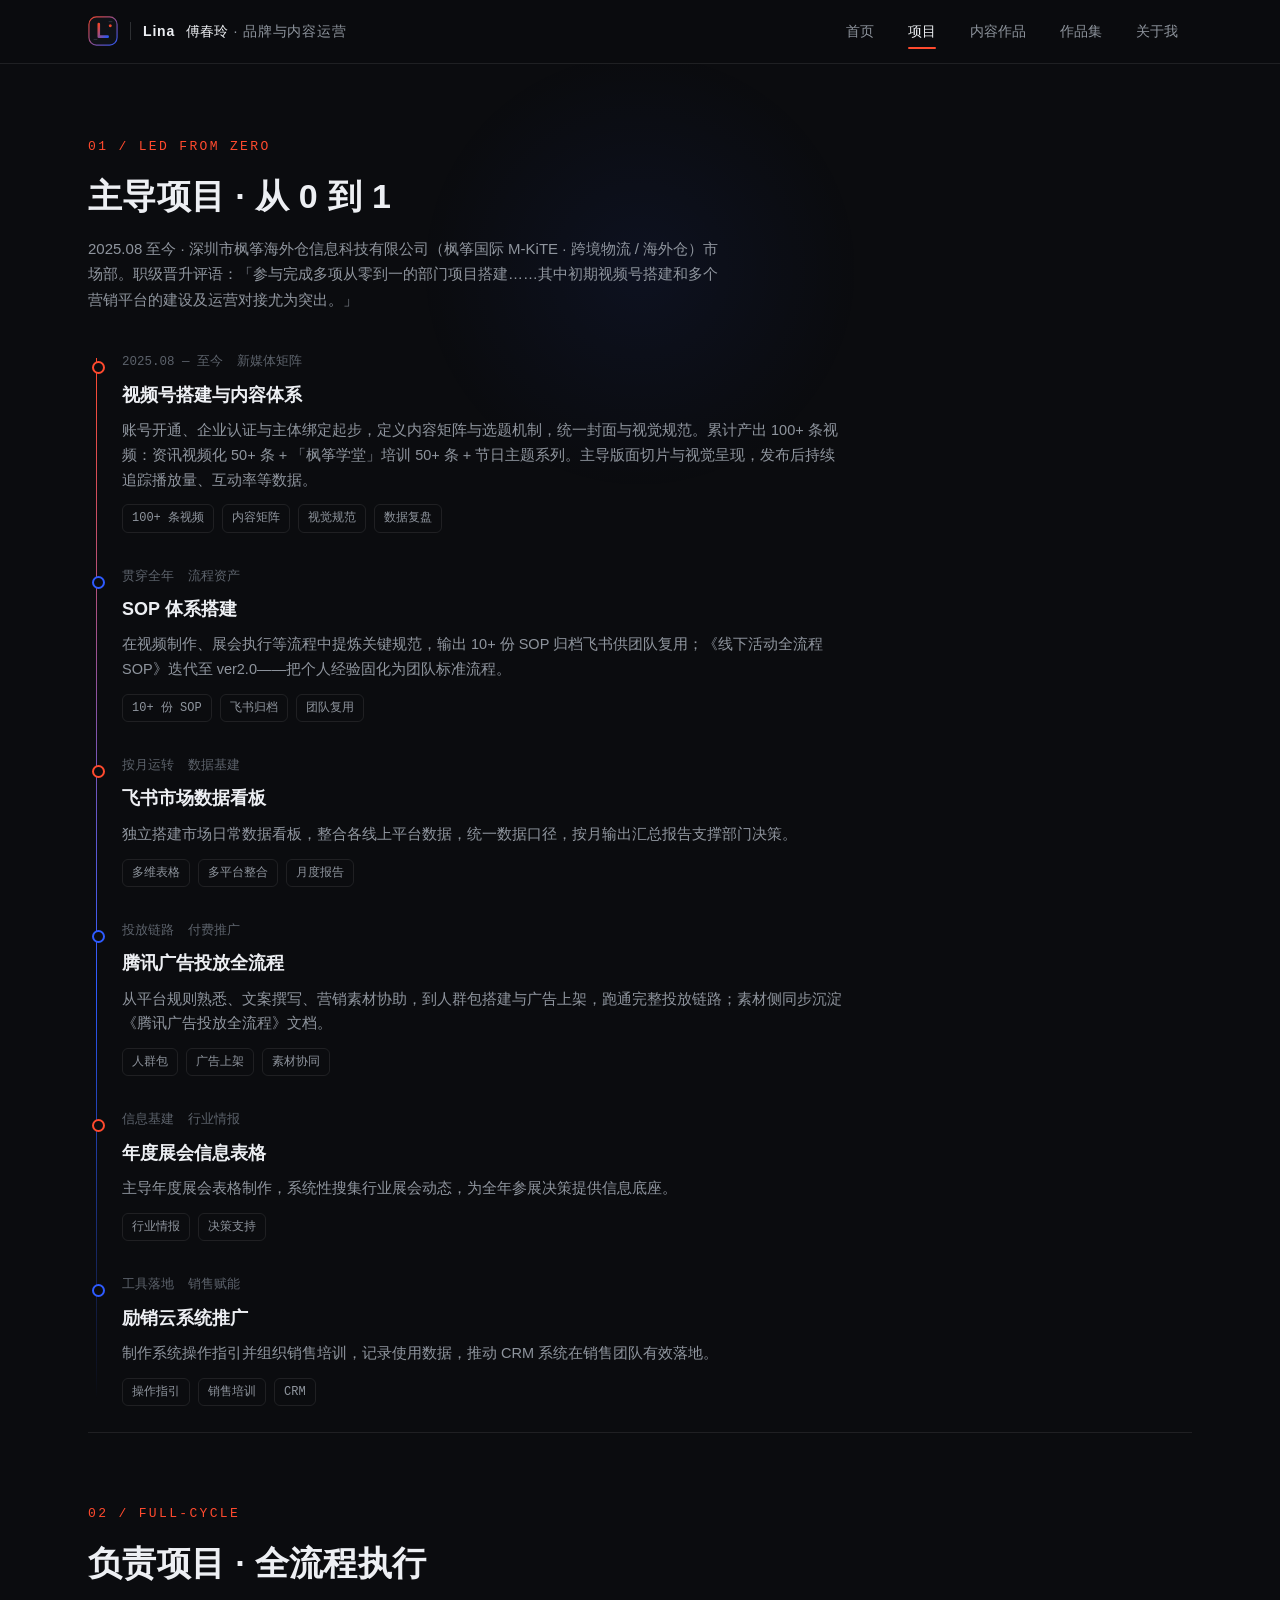
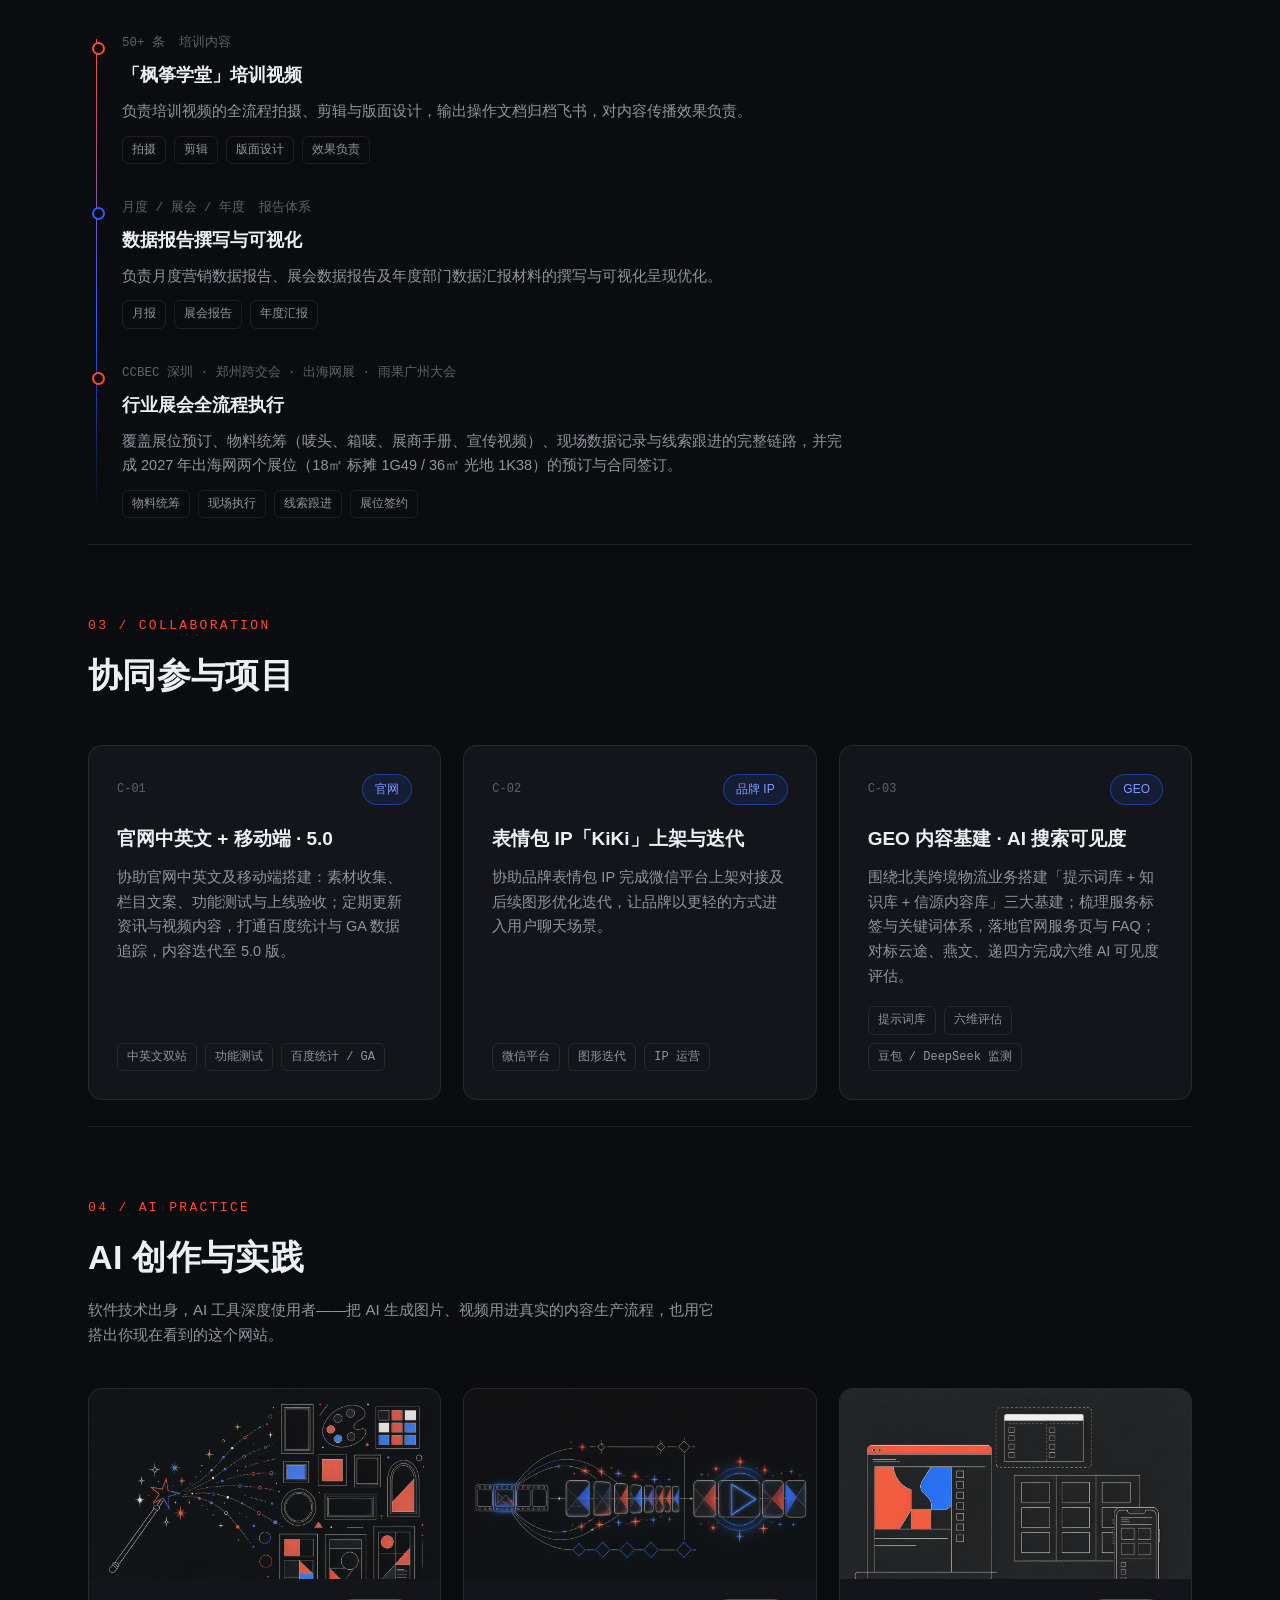
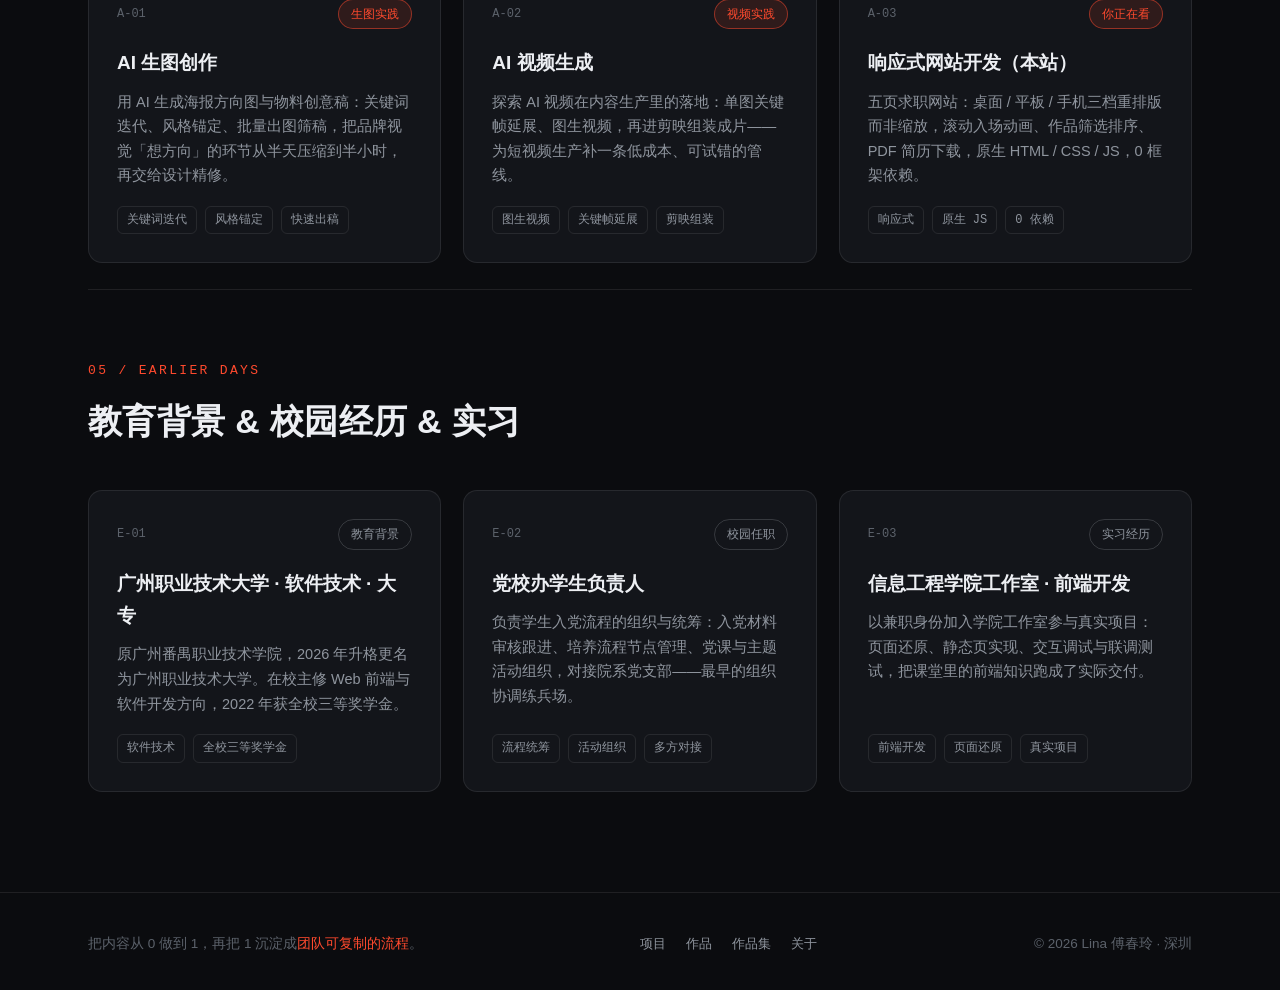
<file: projects.html>
<!DOCTYPE html>
<html lang="zh-CN">
<head>
<meta charset="UTF-8">
<meta name="viewport" content="width=device-width, initial-scale=1.0">
<title>项目经历 — Lina 傅春玲 · 品牌与内容运营</title>
<meta name="description" content="Lina（傅春玲）的项目档案：主导从 0 到 1 的公司项目、全流程执行、协同参与，以及 AI 协作个人项目。">
<link rel="stylesheet" href="css/style.css">
<link rel="icon" type="image/svg+xml" href="assets/img/avatar-lina.svg">
</head>
<body>
<div id="progress"></div>
<div id="glow"></div>

<nav class="nav">
  <div class="nav-inner">
    <a class="brand" href="index.html">
      <img src="assets/img/avatar-lina.svg" alt="Lina 傅春玲">
      <span class="brand-divider"></span>
      <span class="brand-name"><b>Lina</b> <span class="brand-cn">傅春玲</span> · <span data-career="role">品牌与内容运营</span></span>
    </a>
    <div class="nav-links">
      <a href="index.html">首页</a>
      <a href="projects.html" class="active">项目</a>
      <a href="works.html">内容作品</a>
      <a href="portfolio.html">作品集</a>
      <a href="about.html">关于我</a>
    </div>
    <button class="burger" id="burger" aria-label="菜单"><span></span><span></span><span></span></button>
  </div>
</nav>
<div class="mobile-menu" id="mobileMenu">
  <a href="index.html">首页 <small>01</small></a>
  <a href="projects.html">项目经历 <small>02</small></a>
  <a href="works.html">内容作品 <small>03</small></a>
  <a href="portfolio.html">作品集 <small>04</small></a>
  <a href="about.html">关于我 <small>05</small></a>
</div>

<div class="wrap page-top">

  <!-- 01 主导项目 -->
  <section>
    <div class="section-head reveal">
      <span class="idx">01 / LED FROM ZERO</span>
      <h2>主导项目 · 从 0 到 1</h2>
      <p>2025.08 至今 · 深圳市枫筝海外仓信息科技有限公司（枫筝国际 M-KiTE · 跨境物流 / 海外仓）市场部。职级晋升评语：「参与完成多项从零到一的部门项目搭建……其中初期视频号搭建和多个营销平台的建设及运营对接尤为突出。」</p>
    </div>
    <div class="timeline">
      <div class="tl-item reveal">
        <div class="tl-meta"><span>2025.08 — 至今</span><span>新媒体矩阵</span></div>
        <h3>视频号搭建与内容体系</h3>
        <p>账号开通、企业认证与主体绑定起步，定义内容矩阵与选题机制，统一封面与视觉规范。累计产出 100+ 条视频：资讯视频化 50+ 条 + 「枫筝学堂」培训 50+ 条 + 节日主题系列。主导版面切片与视觉呈现，发布后持续追踪播放量、互动率等数据。</p>
        <div class="chips"><span>100+ 条视频</span><span>内容矩阵</span><span>视觉规范</span><span>数据复盘</span></div>
      </div>
      <div class="tl-item reveal">
        <div class="tl-meta"><span>贯穿全年</span><span>流程资产</span></div>
        <h3>SOP 体系搭建</h3>
        <p>在视频制作、展会执行等流程中提炼关键规范，输出 10+ 份 SOP 归档飞书供团队复用；《线下活动全流程 SOP》迭代至 ver2.0——把个人经验固化为团队标准流程。</p>
        <div class="chips"><span>10+ 份 SOP</span><span>飞书归档</span><span>团队复用</span></div>
      </div>
      <div class="tl-item reveal">
        <div class="tl-meta"><span>按月运转</span><span>数据基建</span></div>
        <h3>飞书市场数据看板</h3>
        <p>独立搭建市场日常数据看板，整合各线上平台数据，统一数据口径，按月输出汇总报告支撑部门决策。</p>
        <div class="chips"><span>多维表格</span><span>多平台整合</span><span>月度报告</span></div>
      </div>
      <div class="tl-item reveal">
        <div class="tl-meta"><span>投放链路</span><span>付费推广</span></div>
        <h3>腾讯广告投放全流程</h3>
        <p>从平台规则熟悉、文案撰写、营销素材协助，到人群包搭建与广告上架，跑通完整投放链路；素材侧同步沉淀《腾讯广告投放全流程》文档。</p>
        <div class="chips"><span>人群包</span><span>广告上架</span><span>素材协同</span></div>
      </div>
      <div class="tl-item reveal">
        <div class="tl-meta"><span>信息基建</span><span>行业情报</span></div>
        <h3>年度展会信息表格</h3>
        <p>主导年度展会表格制作，系统性搜集行业展会动态，为全年参展决策提供信息底座。</p>
        <div class="chips"><span>行业情报</span><span>决策支持</span></div>
      </div>
      <div class="tl-item reveal">
        <div class="tl-meta"><span>工具落地</span><span>销售赋能</span></div>
        <h3>励销云系统推广</h3>
        <p>制作系统操作指引并组织销售培训，记录使用数据，推动 CRM 系统在销售团队有效落地。</p>
        <div class="chips"><span>操作指引</span><span>销售培训</span><span>CRM</span></div>
      </div>
    </div>
  </section>

  <hr class="hairline" style="margin: 26px 0 70px;">

  <!-- 02 全流程执行 -->
  <section>
    <div class="section-head reveal">
      <span class="idx">02 / FULL-CYCLE</span>
      <h2>负责项目 · 全流程执行</h2>
    </div>
    <div class="timeline">
      <div class="tl-item reveal">
        <div class="tl-meta"><span>50+ 条</span><span>培训内容</span></div>
        <h3>「枫筝学堂」培训视频</h3>
        <p>负责培训视频的全流程拍摄、剪辑与版面设计，输出操作文档归档飞书，对内容传播效果负责。</p>
        <div class="chips"><span>拍摄</span><span>剪辑</span><span>版面设计</span><span>效果负责</span></div>
      </div>
      <div class="tl-item reveal">
        <div class="tl-meta"><span>月度 / 展会 / 年度</span><span>报告体系</span></div>
        <h3>数据报告撰写与可视化</h3>
        <p>负责月度营销数据报告、展会数据报告及年度部门数据汇报材料的撰写与可视化呈现优化。</p>
        <div class="chips"><span>月报</span><span>展会报告</span><span>年度汇报</span></div>
      </div>
      <div class="tl-item reveal">
        <div class="tl-meta"><span>CCBEC 深圳 · 郑州跨交会 · 出海网展 · 雨果广州大会</span></div>
        <h3>行业展会全流程执行</h3>
        <p>覆盖展位预订、物料统筹（唛头、箱唛、展商手册、宣传视频）、现场数据记录与线索跟进的完整链路，并完成 2027 年出海网两个展位（18㎡ 标摊 1G49 / 36㎡ 光地 1K38）的预订与合同签订。</p>
        <div class="chips"><span>物料统筹</span><span>现场执行</span><span>线索跟进</span><span>展位签约</span></div>
      </div>
    </div>
  </section>

  <hr class="hairline" style="margin: 26px 0 70px;">

  <!-- 03 协同参与 -->
  <section>
    <div class="section-head reveal">
      <span class="idx">03 / COLLABORATION</span>
      <h2>协同参与项目</h2>
    </div>
    <div class="grid-3">
      <div class="card reveal">
        <div class="card-top"><span class="card-idx">C-01</span><span class="card-tag join">官网</span></div>
        <h3>官网中英文 + 移动端 · 5.0</h3>
        <p>协助官网中英文及移动端搭建：素材收集、栏目文案、功能测试与上线验收；定期更新资讯与视频内容，打通百度统计与 GA 数据追踪，内容迭代至 5.0 版。</p>
        <div class="chips"><span>中英文双站</span><span>功能测试</span><span>百度统计 / GA</span></div>
      </div>
      <div class="card reveal d1">
        <div class="card-top"><span class="card-idx">C-02</span><span class="card-tag join">品牌 IP</span></div>
        <h3>表情包 IP「KiKi」上架与迭代</h3>
        <p>协助品牌表情包 IP 完成微信平台上架对接及后续图形优化迭代，让品牌以更轻的方式进入用户聊天场景。</p>
        <div class="chips"><span>微信平台</span><span>图形迭代</span><span>IP 运营</span></div>
      </div>
      <div class="card reveal d2">
        <div class="card-top"><span class="card-idx">C-03</span><span class="card-tag join">GEO</span></div>
        <h3>GEO 内容基建 · AI 搜索可见度</h3>
        <p>围绕北美跨境物流业务搭建「提示词库 + 知识库 + 信源内容库」三大基建；梳理服务标签与关键词体系，落地官网服务页与 FAQ；对标云途、燕文、递四方完成六维 AI 可见度评估。</p>
        <div class="chips"><span>提示词库</span><span>六维评估</span><span>豆包 / DeepSeek 监测</span></div>
      </div>
    </div>
  </section>

  <hr class="hairline" style="margin: 26px 0 70px;">

  <!-- 04 AI 创作与实践 -->
  <section>
    <div class="section-head reveal">
      <span class="idx">04 / AI PRACTICE</span>
      <h2>AI 创作与实践</h2>
      <p>软件技术出身，AI 工具深度使用者——把 AI 生成图片、视频用进真实的内容生产流程，也用它搭出你现在看到的这个网站。</p>
    </div>
    <div class="grid-3">
      <div class="card reveal">
        <div class="card-media"><img src="assets/img/covers/gen-aigc.jpg" alt="AI 生图创作" loading="lazy"></div>
        <div class="card-top"><span class="card-idx">A-01</span><span class="card-tag lead">生图实践</span></div>
        <h3>AI 生图创作</h3>
        <p>用 AI 生成海报方向图与物料创意稿：关键词迭代、风格锚定、批量出图筛稿，把品牌视觉「想方向」的环节从半天压缩到半小时，再交给设计精修。</p>
        <div class="chips"><span>关键词迭代</span><span>风格锚定</span><span>快速出稿</span></div>
      </div>
      <div class="card reveal d1">
        <div class="card-media"><img src="assets/img/covers/gen-aivideo.jpg" alt="AI 视频生成" loading="lazy"></div>
        <div class="card-top"><span class="card-idx">A-02</span><span class="card-tag lead">视频实践</span></div>
        <h3>AI 视频生成</h3>
        <p>探索 AI 视频在内容生产里的落地：单图关键帧延展、图生视频，再进剪映组装成片——为短视频生产补一条低成本、可试错的管线。</p>
        <div class="chips"><span>图生视频</span><span>关键帧延展</span><span>剪映组装</span></div>
      </div>
      <div class="card reveal d2">
        <div class="card-media"><img src="assets/img/covers/gen-website.jpg" alt="响应式网站开发" loading="lazy"></div>
        <div class="card-top"><span class="card-idx">A-03</span><span class="card-tag lead">你正在看</span></div>
        <h3>响应式网站开发（本站）</h3>
        <p>五页求职网站：桌面 / 平板 / 手机三档重排版而非缩放，滚动入场动画、作品筛选排序、PDF 简历下载，原生 HTML / CSS / JS，0 框架依赖。</p>
        <div class="chips"><span>响应式</span><span>原生 JS</span><span>0 依赖</span></div>
      </div>
    </div>
  </section>

  <hr class="hairline" style="margin: 26px 0 70px;">

  <!-- 05 校园 & 实习 -->
  <section>
    <div class="section-head reveal">
      <span class="idx">05 / EARLIER DAYS</span>
      <h2>教育背景 & 校园经历 & 实习</h2>
    </div>
    <div class="grid-3">
      <div class="card reveal">
        <div class="card-top"><span class="card-idx">E-01</span><span class="card-tag">教育背景</span></div>
        <h3>广州职业技术大学 · 软件技术 · 大专</h3>
        <p>原广州番禺职业技术学院，2026 年升格更名为广州职业技术大学。在校主修 Web 前端与软件开发方向，2022 年获全校三等奖学金。</p>
        <div class="chips"><span>软件技术</span><span>全校三等奖学金</span></div>
      </div>
      <div class="card reveal d1">
        <div class="card-top"><span class="card-idx">E-02</span><span class="card-tag">校园任职</span></div>
        <h3>党校办学生负责人</h3>
        <p>负责学生入党流程的组织与统筹：入党材料审核跟进、培养流程节点管理、党课与主题活动组织，对接院系党支部——最早的组织协调练兵场。</p>
        <div class="chips"><span>流程统筹</span><span>活动组织</span><span>多方对接</span></div>
      </div>
      <div class="card reveal d2">
        <div class="card-top"><span class="card-idx">E-03</span><span class="card-tag">实习经历</span></div>
        <h3>信息工程学院工作室 · 前端开发</h3>
        <p>以兼职身份加入学院工作室参与真实项目：页面还原、静态页实现、交互调试与联调测试，把课堂里的前端知识跑成了实际交付。</p>
        <div class="chips"><span>前端开发</span><span>页面还原</span><span>真实项目</span></div>
      </div>
    </div>
  </section>

</div>

<footer>
  <div class="foot-inner">
    <div class="foot-quote">把内容从 0 做到 1，再把 1 沉淀成<em>团队可复制的流程</em>。</div>
    <div class="foot-links">
      <a href="projects.html">项目</a>
      <a href="works.html">作品</a>
      <a href="portfolio.html">作品集</a>
      <a href="about.html">关于</a>
    </div>
    <div class="foot-quote">© <span id="year"></span> Lina 傅春玲 · 深圳</div>
  </div>
</footer>
<script src="js/site-config.js"></script>
<script src="js/main.js"></script>
</body>
</html>
</file>
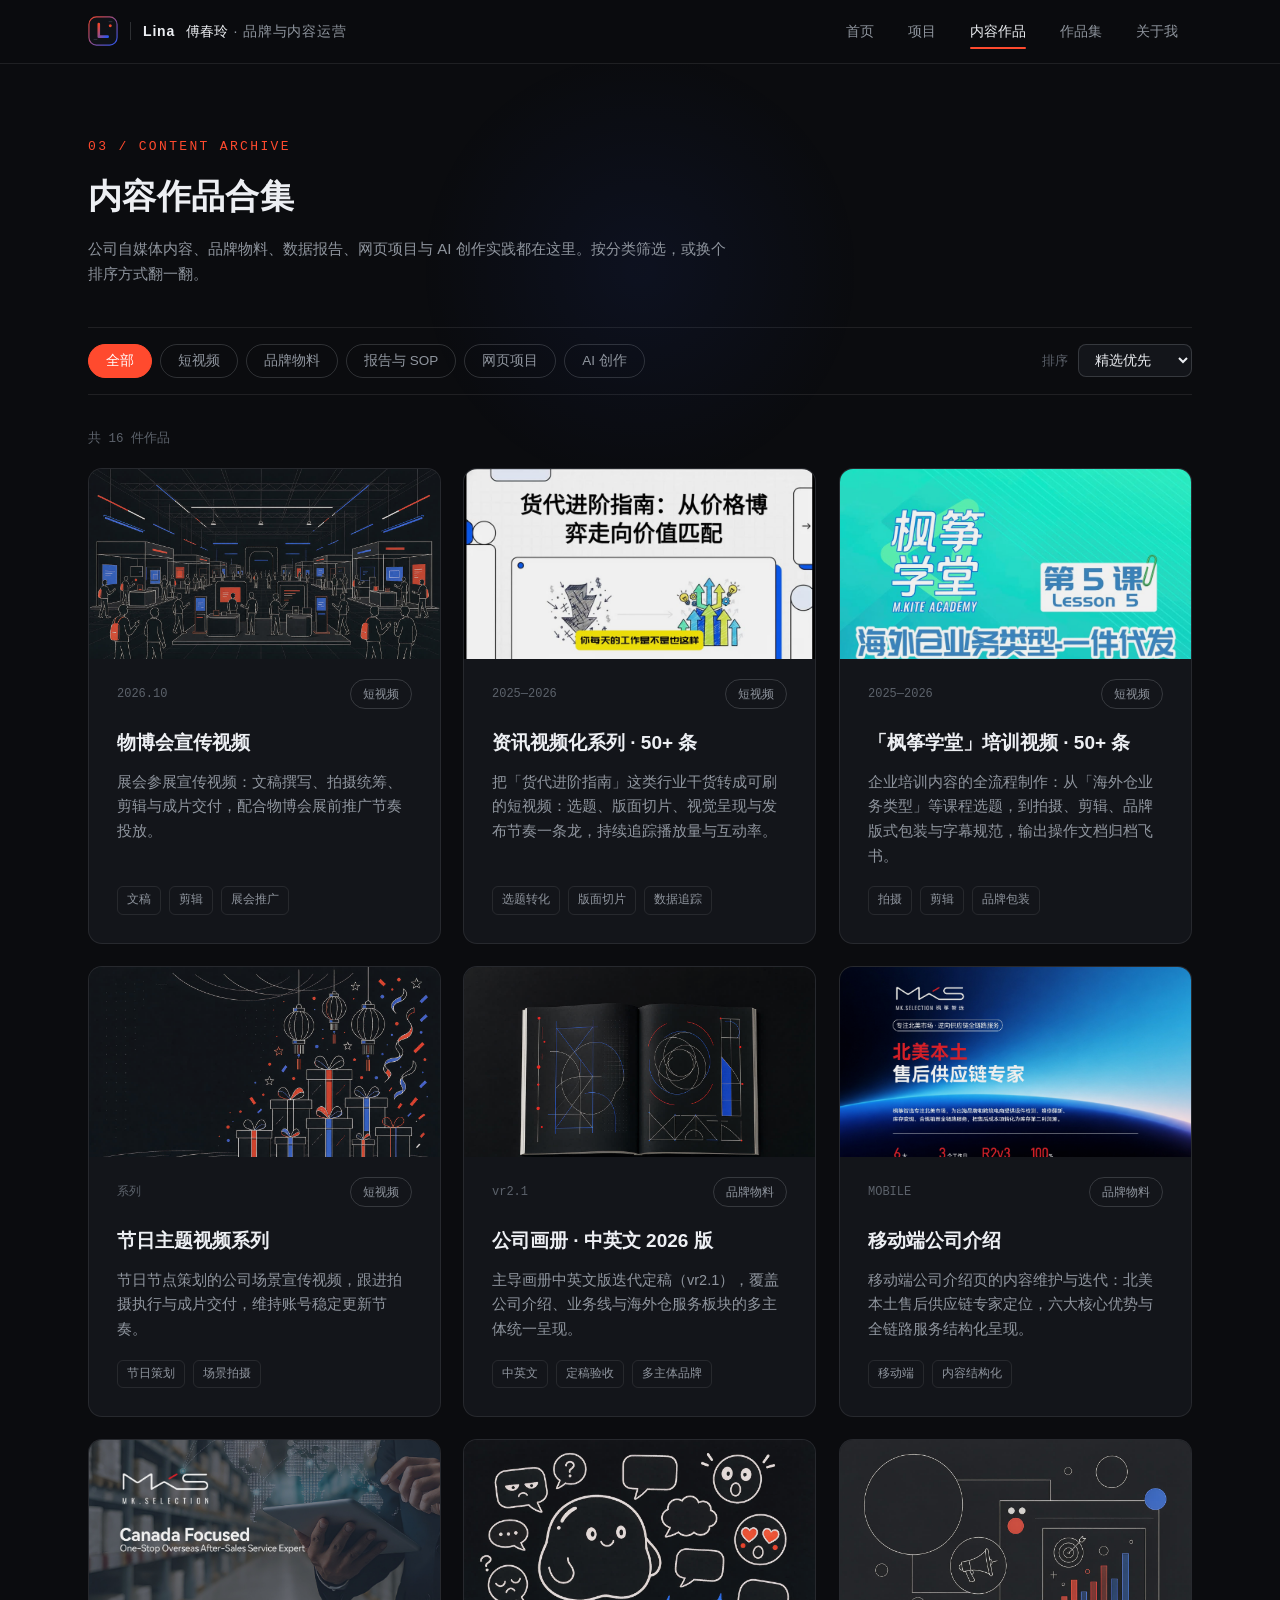
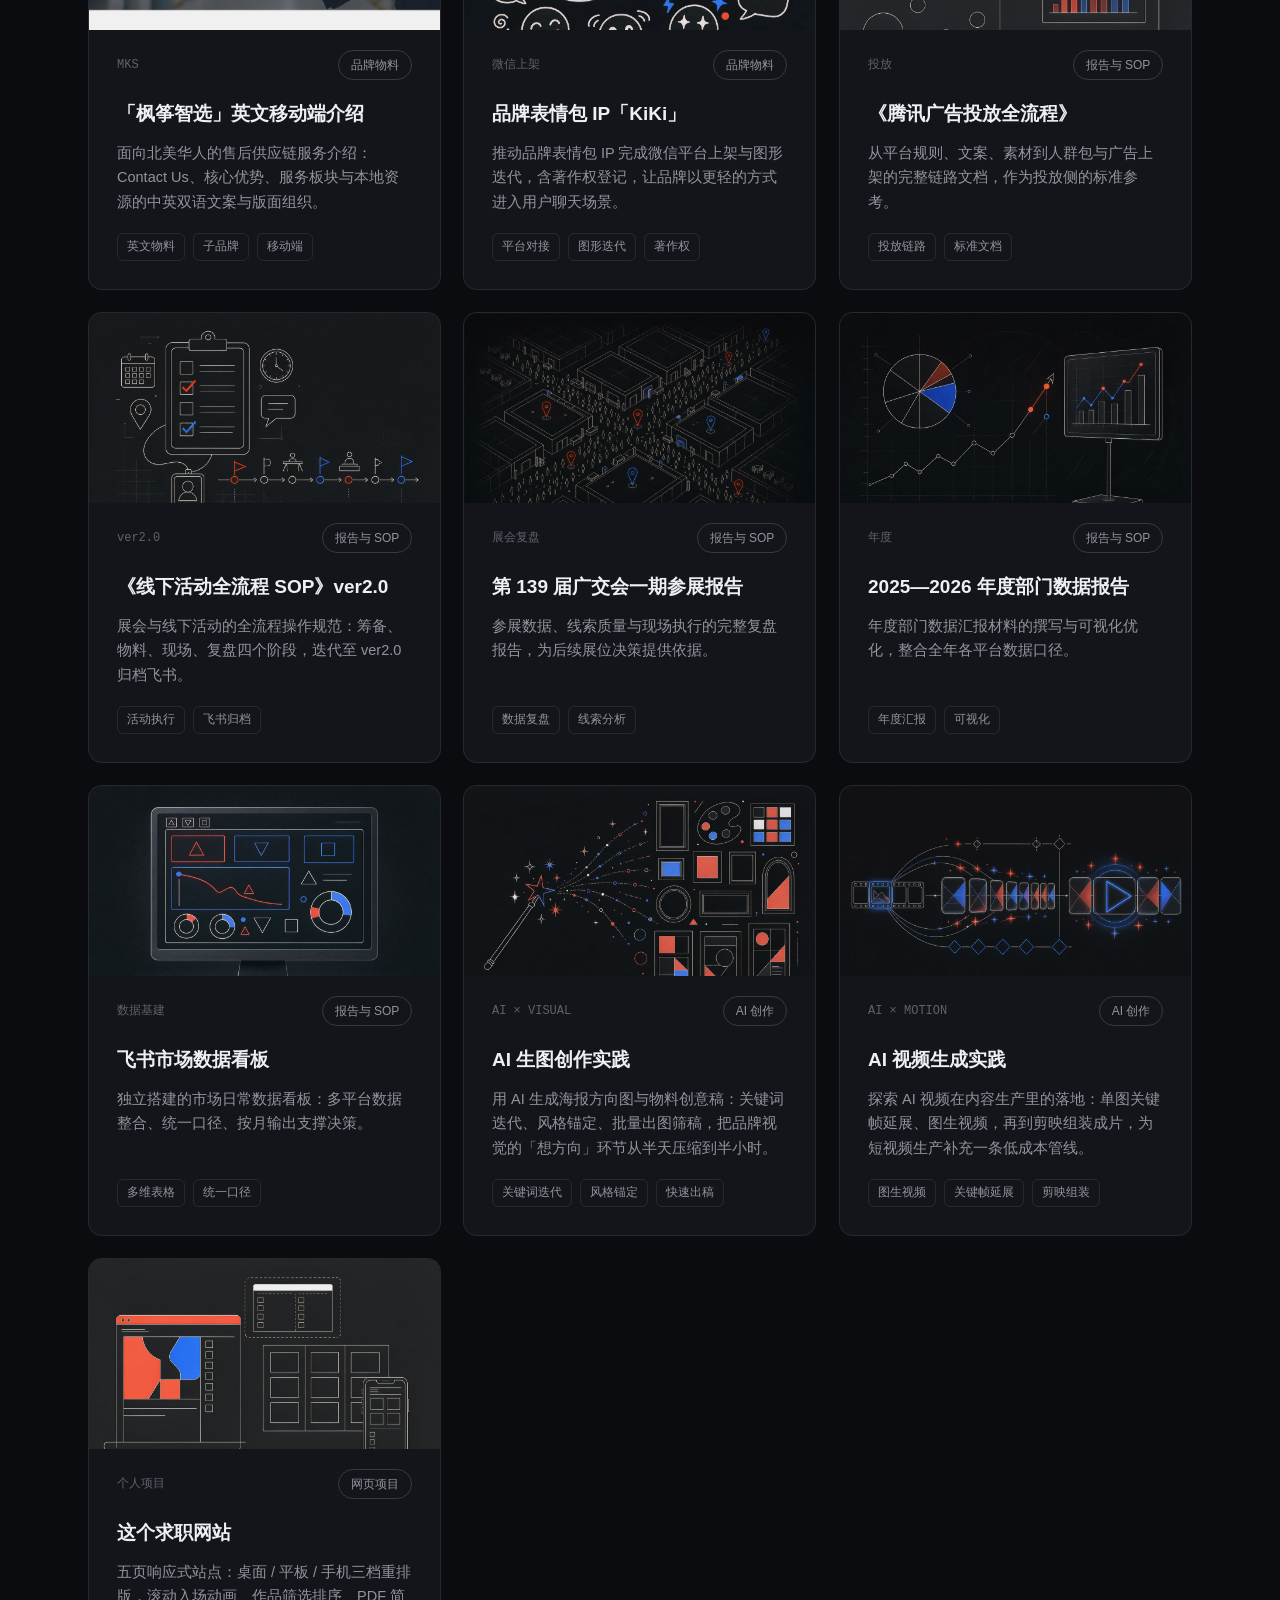
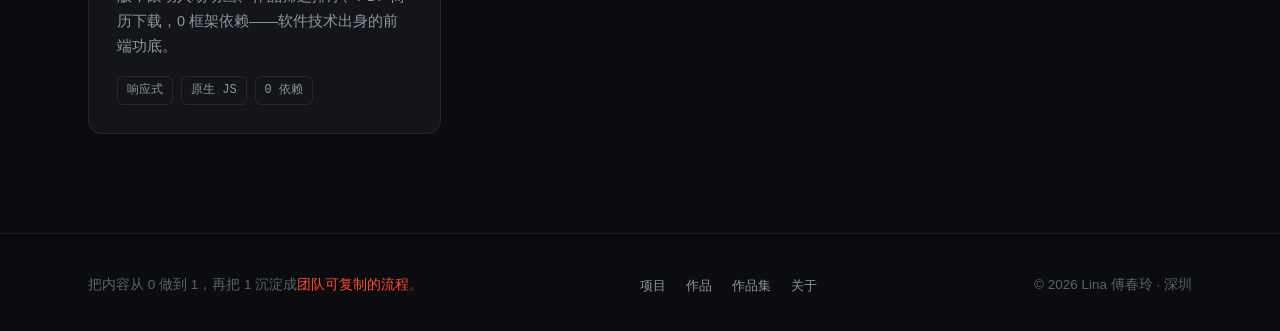
<file: works.html>
<!DOCTYPE html>
<html lang="zh-CN">
<head>
<meta charset="UTF-8">
<meta name="viewport" content="width=device-width, initial-scale=1.0">
<title>内容作品 — Lina 傅春玲 · 品牌与内容运营</title>
<meta name="description" content="Lina（傅春玲）的自媒体与内容作品合集：短视频、品牌物料、数据报告、网页项目与 AI 创作，支持筛选与排序。">
<link rel="stylesheet" href="css/style.css">
<link rel="icon" type="image/svg+xml" href="assets/img/avatar-lina.svg">
</head>
<body>
<div id="progress"></div>
<div id="glow"></div>

<nav class="nav">
  <div class="nav-inner">
    <a class="brand" href="index.html">
      <img src="assets/img/avatar-lina.svg" alt="Lina 傅春玲">
      <span class="brand-divider"></span>
      <span class="brand-name"><b>Lina</b> <span class="brand-cn">傅春玲</span> · <span data-career="role">品牌与内容运营</span></span>
    </a>
    <div class="nav-links">
      <a href="index.html">首页</a>
      <a href="projects.html">项目</a>
      <a href="works.html" class="active">内容作品</a>
      <a href="portfolio.html">作品集</a>
      <a href="about.html">关于我</a>
    </div>
    <button class="burger" id="burger" aria-label="菜单"><span></span><span></span><span></span></button>
  </div>
</nav>
<div class="mobile-menu" id="mobileMenu">
  <a href="index.html">首页 <small>01</small></a>
  <a href="projects.html">项目经历 <small>02</small></a>
  <a href="works.html">内容作品 <small>03</small></a>
  <a href="portfolio.html">作品集 <small>04</small></a>
  <a href="about.html">关于我 <small>05</small></a>
</div>

<div class="wrap page-top">
  <section>
    <div class="section-head reveal">
      <span class="idx">03 / CONTENT ARCHIVE</span>
      <h2>内容作品合集</h2>
      <p>公司自媒体内容、品牌物料、数据报告、网页项目与 AI 创作实践都在这里。按分类筛选，或换个排序方式翻一翻。</p>
    </div>

    <div class="filter-bar reveal">
      <div class="filters">
        <button class="filter-btn active" data-cat="all">全部</button>
        <button class="filter-btn" data-cat="video">短视频</button>
        <button class="filter-btn" data-cat="brand">品牌物料</button>
        <button class="filter-btn" data-cat="report">报告与 SOP</button>
        <button class="filter-btn" data-cat="web">网页项目</button>
        <button class="filter-btn" data-cat="ai">AI 创作</button>
      </div>
      <div class="sort-box">
        <label for="sortSelect">排序</label>
        <select id="sortSelect">
          <option value="featured">精选优先</option>
          <option value="date">最新优先</option>
          <option value="name">按名称 A-Z</option>
        </select>
      </div>
    </div>
    <div class="count-note reveal" id="countNote"></div>

    <div class="works-grid" id="worksGrid">

      <div class="card work-card reveal" data-cat="video" data-date="2026-10" data-name="物博会宣传视频">
        <div class="card-media"><img src="assets/img/covers/gen-expo.jpg" alt="物博会宣传视频封面" loading="lazy"></div>
        <div class="card-top"><span class="card-idx">2026.10</span><span class="card-tag">短视频</span></div>
        <h3>物博会宣传视频</h3>
        <p>展会参展宣传视频：文稿撰写、拍摄统筹、剪辑与成片交付，配合物博会展前推广节奏投放。</p>
        <div class="chips"><span>文稿</span><span>剪辑</span><span>展会推广</span></div>
      </div>

      <div class="card work-card reveal" data-cat="video" data-date="2026-08" data-name="资讯视频化系列 · 50+ 条">
        <div class="card-media"><img src="assets/img/covers/sub-video-0.jpg" alt="资讯视频化系列封面" loading="lazy"></div>
        <div class="card-top"><span class="card-idx">2025—2026</span><span class="card-tag">短视频</span></div>
        <h3>资讯视频化系列 · 50+ 条</h3>
        <p>把「货代进阶指南」这类行业干货转成可刷的短视频：选题、版面切片、视觉呈现与发布节奏一条龙，持续追踪播放量与互动率。</p>
        <div class="chips"><span>选题转化</span><span>版面切片</span><span>数据追踪</span></div>
      </div>

      <div class="card work-card reveal" data-cat="video" data-date="2026-06" data-name="枫筝学堂培训视频 · 50+ 条">
        <div class="card-media"><img src="assets/img/covers/lesson-video-0.jpg" alt="枫筝学堂培训视频封面" loading="lazy"></div>
        <div class="card-top"><span class="card-idx">2025—2026</span><span class="card-tag">短视频</span></div>
        <h3>「枫筝学堂」培训视频 · 50+ 条</h3>
        <p>企业培训内容的全流程制作：从「海外仓业务类型」等课程选题，到拍摄、剪辑、品牌版式包装与字幕规范，输出操作文档归档飞书。</p>
        <div class="chips"><span>拍摄</span><span>剪辑</span><span>品牌包装</span></div>
      </div>

      <div class="card work-card reveal" data-cat="video" data-date="2026-01" data-name="节日主题视频系列">
        <div class="card-media"><img src="assets/img/covers/gen-festival.jpg" alt="节日主题视频封面" loading="lazy"></div>
        <div class="card-top"><span class="card-idx">系列</span><span class="card-tag">短视频</span></div>
        <h3>节日主题视频系列</h3>
        <p>节日节点策划的公司场景宣传视频，跟进拍摄执行与成片交付，维持账号稳定更新节奏。</p>
        <div class="chips"><span>节日策划</span><span>场景拍摄</span></div>
      </div>

      <div class="card work-card reveal" data-cat="brand" data-date="2026-09" data-name="公司画册中英文 2026 版">
        <div class="card-media"><img src="assets/img/covers/gen-brochure.jpg" alt="公司画册封面" loading="lazy"></div>
        <div class="card-top"><span class="card-idx">vr2.1</span><span class="card-tag">品牌物料</span></div>
        <h3>公司画册 · 中英文 2026 版</h3>
        <p>主导画册中英文版迭代定稿（vr2.1），覆盖公司介绍、业务线与海外仓服务板块的多主体统一呈现。</p>
        <div class="chips"><span>中英文</span><span>定稿验收</span><span>多主体品牌</span></div>
      </div>

      <div class="card work-card reveal" data-cat="brand" data-date="2026-08" data-name="移动端公司介绍">
        <div class="card-media"><img src="assets/img/work-mobile-intro.jpg" alt="移动端公司介绍" loading="lazy"></div>
        <div class="card-top"><span class="card-idx">MOBILE</span><span class="card-tag">品牌物料</span></div>
        <h3>移动端公司介绍</h3>
        <p>移动端公司介绍页的内容维护与迭代：北美本土售后供应链专家定位，六大核心优势与全链路服务结构化呈现。</p>
        <div class="chips"><span>移动端</span><span>内容结构化</span></div>
      </div>

      <div class="card work-card reveal" data-cat="brand" data-date="2026-07" data-name="智选英文移动端介绍">
        <div class="card-media"><img src="assets/img/work-mobile-en.jpg" alt="MKS 智选英文移动端介绍" loading="lazy"></div>
        <div class="card-top"><span class="card-idx">MKS</span><span class="card-tag">品牌物料</span></div>
        <h3>「枫筝智选」英文移动端介绍</h3>
        <p>面向北美华人的售后供应链服务介绍：Contact Us、核心优势、服务板块与本地资源的中英双语文案与版面组织。</p>
        <div class="chips"><span>英文物料</span><span>子品牌</span><span>移动端</span></div>
      </div>

      <div class="card work-card reveal" data-cat="brand" data-date="2026-05" data-name="品牌表情包 IP KiKi">
        <div class="card-media"><img src="assets/img/covers/gen-kiki.jpg" alt="品牌表情包 IP 封面" loading="lazy"></div>
        <div class="card-top"><span class="card-idx">微信上架</span><span class="card-tag">品牌物料</span></div>
        <h3>品牌表情包 IP「KiKi」</h3>
        <p>推动品牌表情包 IP 完成微信平台上架与图形迭代，含著作权登记，让品牌以更轻的方式进入用户聊天场景。</p>
        <div class="chips"><span>平台对接</span><span>图形迭代</span><span>著作权</span></div>
      </div>

      <div class="card work-card reveal" data-cat="report" data-date="2026-10" data-name="腾讯广告投放全流程">
        <div class="card-media"><img src="assets/img/covers/gen-ads.jpg" alt="腾讯广告投放全流程封面" loading="lazy"></div>
        <div class="card-top"><span class="card-idx">投放</span><span class="card-tag">报告与 SOP</span></div>
        <h3>《腾讯广告投放全流程》</h3>
        <p>从平台规则、文案、素材到人群包与广告上架的完整链路文档，作为投放侧的标准参考。</p>
        <div class="chips"><span>投放链路</span><span>标准文档</span></div>
      </div>

      <div class="card work-card reveal" data-cat="report" data-date="2026-09" data-name="线下活动全流程 SOP ver2.0">
        <div class="card-media"><img src="assets/img/covers/gen-sop.jpg" alt="线下活动全流程 SOP 封面" loading="lazy"></div>
        <div class="card-top"><span class="card-idx">ver2.0</span><span class="card-tag">报告与 SOP</span></div>
        <h3>《线下活动全流程 SOP》ver2.0</h3>
        <p>展会与线下活动的全流程操作规范：筹备、物料、现场、复盘四个阶段，迭代至 ver2.0 归档飞书。</p>
        <div class="chips"><span>活动执行</span><span>飞书归档</span></div>
      </div>

      <div class="card work-card reveal" data-cat="report" data-date="2026-05" data-name="第 139 届广交会参展报告">
        <div class="card-media"><img src="assets/img/covers/gen-canton.jpg" alt="广交会参展报告封面" loading="lazy"></div>
        <div class="card-top"><span class="card-idx">展会复盘</span><span class="card-tag">报告与 SOP</span></div>
        <h3>第 139 届广交会一期参展报告</h3>
        <p>参展数据、线索质量与现场执行的完整复盘报告，为后续展位决策提供依据。</p>
        <div class="chips"><span>数据复盘</span><span>线索分析</span></div>
      </div>

      <div class="card work-card reveal" data-cat="report" data-date="2026-03" data-name="2025—2026 年度部门数据报告">
        <div class="card-media"><img src="assets/img/covers/gen-annual.jpg" alt="年度部门数据报告封面" loading="lazy"></div>
        <div class="card-top"><span class="card-idx">年度</span><span class="card-tag">报告与 SOP</span></div>
        <h3>2025—2026 年度部门数据报告</h3>
        <p>年度部门数据汇报材料的撰写与可视化优化，整合全年各平台数据口径。</p>
        <div class="chips"><span>年度汇报</span><span>可视化</span></div>
      </div>

      <div class="card work-card reveal" data-cat="report" data-date="2026-02" data-name="飞书市场数据看板">
        <div class="card-media"><img src="assets/img/covers/gen-dashboard.jpg" alt="飞书市场数据看板封面" loading="lazy"></div>
        <div class="card-top"><span class="card-idx">数据基建</span><span class="card-tag">报告与 SOP</span></div>
        <h3>飞书市场数据看板</h3>
        <p>独立搭建的市场日常数据看板：多平台数据整合、统一口径、按月输出支撑决策。</p>
        <div class="chips"><span>多维表格</span><span>统一口径</span></div>
      </div>

      <div class="card work-card reveal" data-cat="ai" data-date="2026-09" data-name="AI 生图创作实践">
        <div class="card-media"><img src="assets/img/covers/gen-aigc.jpg" alt="AI 生图创作实践封面" loading="lazy"></div>
        <div class="card-top"><span class="card-idx">AI × VISUAL</span><span class="card-tag">AI 创作</span></div>
        <h3>AI 生图创作实践</h3>
        <p>用 AI 生成海报方向图与物料创意稿：关键词迭代、风格锚定、批量出图筛稿，把品牌视觉的「想方向」环节从半天压缩到半小时。</p>
        <div class="chips"><span>关键词迭代</span><span>风格锚定</span><span>快速出稿</span></div>
      </div>

      <div class="card work-card reveal" data-cat="ai" data-date="2026-09" data-name="AI 视频生成实践">
        <div class="card-media"><img src="assets/img/covers/gen-aivideo.jpg" alt="AI 视频生成实践封面" loading="lazy"></div>
        <div class="card-top"><span class="card-idx">AI × MOTION</span><span class="card-tag">AI 创作</span></div>
        <h3>AI 视频生成实践</h3>
        <p>探索 AI 视频在内容生产里的落地：单图关键帧延展、图生视频，再到剪映组装成片，为短视频生产补充一条低成本管线。</p>
        <div class="chips"><span>图生视频</span><span>关键帧延展</span><span>剪映组装</span></div>
      </div>

      <div class="card work-card reveal" data-cat="web" data-date="2026-10" data-name="这个求职网站">
        <div class="card-media"><img src="assets/img/covers/gen-website.jpg" alt="求职网站封面" loading="lazy"></div>
        <div class="card-top"><span class="card-idx">个人项目</span><span class="card-tag">网页项目</span></div>
        <h3>这个求职网站</h3>
        <p>五页响应式站点：桌面 / 平板 / 手机三档重排版，滚动入场动画、作品筛选排序、PDF 简历下载，0 框架依赖——软件技术出身的前端功底。</p>
        <div class="chips"><span>响应式</span><span>原生 JS</span><span>0 依赖</span></div>
      </div>

    </div>
    <div class="empty-tip" id="emptyTip">这个分类下暂时没有作品。</div>
  </section>
</div>

<footer>
  <div class="foot-inner">
    <div class="foot-quote">把内容从 0 做到 1，再把 1 沉淀成<em>团队可复制的流程</em>。</div>
    <div class="foot-links">
      <a href="projects.html">项目</a>
      <a href="works.html">作品</a>
      <a href="portfolio.html">作品集</a>
      <a href="about.html">关于</a>
    </div>
    <div class="foot-quote">© <span id="year"></span> Lina 傅春玲 · 深圳</div>
  </div>
</footer>
<script src="js/site-config.js"></script>
<script src="js/main.js"></script>
</body>
</html>
</file>
<file: css/style.css>
/* ============================================================
   Lina Portfolio — 设计系统
   深色编辑部风 · 细线条 · M.KiTE 红蓝双主色
   ============================================================ */

:root {
  --bg: #0b0c0f;
  --bg-soft: #101216;
  --surface: #13151a;
  --surface-2: #171a21;
  --line: rgba(235, 238, 245, 0.09);
  --line-strong: rgba(235, 238, 245, 0.16);
  --text: #edeff3;
  --muted: #8f959e;
  --faint: #5c626b;
  --red: #ff4a2e;
  --blue: #2e5bff;
  --red-soft: rgba(255, 74, 46, 0.12);
  --blue-soft: rgba(46, 91, 255, 0.12);
  --radius: 14px;
  --radius-sm: 9px;
  --font: "PingFang SC", "Microsoft YaHei UI", "Microsoft YaHei", "Segoe UI", sans-serif;
  --mono: "Cascadia Code", "JetBrains Mono", Consolas, "Courier New", monospace;
  --nav-h: 64px;
  --max-w: 1160px;
}

* { margin: 0; padding: 0; box-sizing: border-box; }

html { scroll-behavior: smooth; }

body {
  font-family: var(--font);
  background: var(--bg);
  color: var(--text);
  line-height: 1.7;
  font-size: 16px;
  -webkit-font-smoothing: antialiased;
  animation: pageIn 0.5s ease both;
}

@keyframes pageIn { from { opacity: 0; } to { opacity: 1; } }

::selection { background: var(--red); color: #fff; }

a { color: inherit; text-decoration: none; }
img { max-width: 100%; display: block; }
button { font-family: inherit; }

/* ---------- 滚动进度条 ---------- */
#progress {
  position: fixed; top: 0; left: 0; height: 2px; width: 0;
  background: linear-gradient(90deg, var(--blue), var(--red));
  z-index: 1000; transition: width 0.1s linear;
}

/* ---------- 光标氛围光（仅桌面） ---------- */
#glow {
  position: fixed; width: 480px; height: 480px; border-radius: 50%;
  background: radial-gradient(circle, rgba(46,91,255,0.07), transparent 65%);
  pointer-events: none; z-index: 0; transform: translate(-50%, -50%);
  left: 50vw; top: 30vh; transition: opacity 0.4s;
}

/* ---------- 导航 ---------- */
.nav {
  position: fixed; top: 0; left: 0; right: 0; height: var(--nav-h);
  display: flex; align-items: center; z-index: 900;
  background: rgba(11, 12, 15, 0.78);
  backdrop-filter: blur(14px); -webkit-backdrop-filter: blur(14px);
  border-bottom: 1px solid var(--line);
}
.nav-inner {
  width: 100%; max-width: var(--max-w); margin: 0 auto;
  padding: 0 28px; display: flex; align-items: center; gap: 24px;
}
.brand { display: flex; align-items: center; gap: 12px; margin-right: auto; }
.brand img { height: 30px; width: auto; opacity: 0.95; }
.brand-divider { width: 1px; height: 18px; background: var(--line-strong); }
.brand-name { font-size: 14px; letter-spacing: 0.06em; color: var(--muted); }
.brand-name b { color: var(--text); font-weight: 600; }

.nav-links { display: flex; align-items: center; gap: 6px; }
.nav-links a {
  font-size: 14px; color: var(--muted); padding: 8px 14px;
  border-radius: 8px; transition: color 0.2s, background 0.2s;
  position: relative;
}
.nav-links a:hover { color: var(--text); background: rgba(235,238,245,0.05); }
.nav-links a.active { color: var(--text); }
.nav-links a.active::after {
  content: ""; position: absolute; left: 14px; right: 14px; bottom: 2px;
  height: 2px; background: var(--red); border-radius: 2px;
}

.burger {
  display: none; flex-direction: column; gap: 5px;
  background: none; border: none; cursor: pointer; padding: 8px;
}
.burger span { width: 22px; height: 1.5px; background: var(--text); transition: 0.3s; display: block; }

.mobile-menu {
  position: fixed; inset: var(--nav-h) 0 0 0; z-index: 890;
  background: rgba(11, 12, 15, 0.97); backdrop-filter: blur(18px);
  display: flex; flex-direction: column; justify-content: center; padding: 0 32px;
  opacity: 0; pointer-events: none; transition: opacity 0.3s;
}
.mobile-menu.open { opacity: 1; pointer-events: auto; }
.mobile-menu a {
  font-size: 26px; font-weight: 600; padding: 16px 0;
  border-bottom: 1px solid var(--line); color: var(--text);
  display: flex; justify-content: space-between; align-items: center;
}
.mobile-menu a small { font-family: var(--mono); font-size: 12px; color: var(--faint); }

/* ---------- 布局骨架 ---------- */
.wrap { max-width: var(--max-w); margin: 0 auto; padding: 0 28px; }
section { position: relative; }

.section-head { margin: 0 0 40px; }
.section-head .idx {
  font-family: var(--mono); font-size: 13px; color: var(--red);
  letter-spacing: 0.18em; display: block; margin-bottom: 10px;
}
.section-head h2 { font-size: clamp(24px, 3.4vw, 34px); font-weight: 700; letter-spacing: 0.01em; }
.section-head p { color: var(--muted); margin-top: 10px; max-width: 640px; font-size: 15px; }

/* 顶部大间距（避开导航） */
.page-top { padding-top: calc(var(--nav-h) + 72px); }

/* ---------- 线条装饰 ---------- */
.hairline { border: none; border-top: 1px solid var(--line); margin: 0; }
.tick-corners { position: relative; }
.tick-corners::before, .tick-corners::after {
  content: "+"; position: absolute; font-family: var(--mono);
  color: var(--faint); font-size: 14px;
}
.tick-corners::before { top: -7px; left: -4px; }
.tick-corners::after { bottom: -9px; right: -4px; }

/* ---------- HERO ---------- */
.hero {
  min-height: calc(100vh - var(--nav-h));
  display: flex; align-items: center;
  padding: calc(var(--nav-h) + 40px) 0 60px;
  overflow: hidden;
}
.hero-bg {
  position: absolute; inset: 0; pointer-events: none;
  background:
    radial-gradient(ellipse 60% 45% at 75% 20%, rgba(46, 91, 255, 0.14), transparent 70%),
    radial-gradient(ellipse 45% 40% at 15% 80%, rgba(255, 74, 46, 0.08), transparent 70%);
}
.hero-grid {
  position: absolute; inset: 0; pointer-events: none;
  background-image:
    linear-gradient(rgba(235,238,245,0.035) 1px, transparent 1px),
    linear-gradient(90deg, rgba(235,238,245,0.035) 1px, transparent 1px);
  background-size: 72px 72px;
  mask-image: radial-gradient(ellipse 90% 80% at 50% 40%, #000 30%, transparent 75%);
  -webkit-mask-image: radial-gradient(ellipse 90% 80% at 50% 40%, #000 30%, transparent 75%);
}
.hero-inner { position: relative; width: 100%; }
.hero-tag {
  display: inline-flex; align-items: center; gap: 10px;
  font-family: var(--mono); font-size: 13px; color: var(--muted);
  border: 1px solid var(--line-strong); border-radius: 999px;
  padding: 7px 16px; margin-bottom: 30px;
}
.hero-tag .dot {
  width: 7px; height: 7px; border-radius: 50%; background: var(--red);
  animation: pulse 2s infinite;
}
@keyframes pulse {
  0%, 100% { box-shadow: 0 0 0 0 rgba(255, 74, 46, 0.5); }
  50% { box-shadow: 0 0 0 6px rgba(255, 74, 46, 0); }
}
.hero h1 {
  font-size: clamp(38px, 7vw, 76px);
  line-height: 1.14; font-weight: 800; letter-spacing: -0.01em;
  max-width: 820px;
}
.hero h1 .grad {
  background: linear-gradient(100deg, var(--red) 10%, #ff7a5c 45%, var(--blue) 90%);
  -webkit-background-clip: text; background-clip: text; color: transparent;
  -webkit-font-smoothing: antialiased;
}
.br-desk { display: inline; }
@media (max-width: 860px) {
  .br-desk { display: none; }
}
.hero-sub {
  margin-top: 26px; max-width: 560px; color: var(--muted);
  font-size: clamp(15px, 1.6vw, 17px);
}
.hero-sub b { color: var(--text); font-weight: 600; }
.hero-actions { margin-top: 40px; display: flex; gap: 14px; flex-wrap: wrap; }

.btn {
  display: inline-flex; align-items: center; gap: 9px;
  font-size: 15px; font-weight: 600; padding: 13px 26px;
  border-radius: 999px; cursor: pointer; border: none;
  transition: transform 0.2s, box-shadow 0.25s, background 0.25s;
}
.btn:active { transform: scale(0.97); }
.btn-primary { background: var(--red); color: #fff; }
.btn-primary:hover { box-shadow: 0 8px 28px rgba(255, 74, 46, 0.35); transform: translateY(-2px); }
.btn-ghost {
  background: transparent; color: var(--text);
  border: 1px solid var(--line-strong);
}
.btn-ghost:hover { border-color: var(--text); transform: translateY(-2px); }
button.btn { font-family: inherit; }

/* HERO 指标 */
.hero-metrics {
  margin-top: 72px; display: grid;
  grid-template-columns: repeat(4, 1fr);
  border-top: 1px solid var(--line);
}
.metric { padding: 26px 20px 6px 0; border-right: 1px solid var(--line); }
.metric:last-child { border-right: none; }
.metric .num {
  font-family: var(--mono); font-size: clamp(26px, 3.4vw, 40px);
  font-weight: 700; color: var(--text);
}
.metric .num i { font-style: normal; font-size: 0.55em; color: var(--red); margin-left: 3px; }
.metric .label { font-size: 13px; color: var(--muted); margin-top: 4px; }

/* ---------- 跑马灯 ---------- */
.marquee {
  border-top: 1px solid var(--line); border-bottom: 1px solid var(--line);
  overflow: hidden; padding: 18px 0; background: var(--bg-soft);
}
.marquee-track {
  display: flex; gap: 48px; width: max-content;
  animation: marquee 30s linear infinite;
}
.marquee-track span {
  font-family: var(--mono); font-size: 14px; color: var(--faint);
  white-space: nowrap; letter-spacing: 0.08em;
}
.marquee-track span em { font-style: normal; color: var(--red); margin-right: 10px; }
@keyframes marquee { to { transform: translateX(-50%); } }

/* ---------- 代表作卡片 ---------- */
.grid-2 { display: grid; grid-template-columns: repeat(2, 1fr); gap: 22px; }
.grid-3 { display: grid; grid-template-columns: repeat(3, 1fr); gap: 22px; }
.grid-4 { display: grid; grid-template-columns: repeat(4, 1fr); gap: 22px; }

.card {
  background: var(--surface); border: 1px solid var(--line);
  border-radius: var(--radius); padding: 28px;
  position: relative; overflow: hidden;
  transition: transform 0.3s ease, border-color 0.3s, background 0.3s;
  display: flex; flex-direction: column;
}
.card:hover {
  transform: translateY(-5px); border-color: var(--line-strong);
  background: var(--surface-2);
}
.card::before {
  content: ""; position: absolute; top: 0; left: 0; right: 0; height: 1px;
  background: linear-gradient(90deg, transparent, var(--red), transparent);
  opacity: 0; transition: opacity 0.3s;
}
.card:hover::before { opacity: 1; }

.card .card-top {
  display: flex; justify-content: space-between; align-items: center; margin-bottom: 18px;
}
.card .card-idx { font-family: var(--mono); font-size: 12px; color: var(--faint); }
.card .card-tag {
  font-size: 12px; padding: 4px 12px; border-radius: 999px;
  border: 1px solid var(--line-strong); color: var(--muted);
}
.card .card-tag.lead { border-color: rgba(255,74,46,0.5); color: var(--red); background: var(--red-soft); }
.card .card-tag.join { border-color: rgba(46,91,255,0.5); color: #7d9bff; background: var(--blue-soft); }
.card h3 { font-size: 19px; font-weight: 700; margin-bottom: 10px; }
.card p { font-size: 14.5px; color: var(--muted); flex: 1; }
.card .chips { display: flex; flex-wrap: wrap; gap: 8px; margin-top: 18px; }
.card .chips span {
  font-size: 12px; font-family: var(--mono); color: var(--muted);
  border: 1px solid var(--line); border-radius: 6px; padding: 3px 9px;
}
.card .card-link {
  margin-top: 20px; font-size: 14px; color: var(--red);
  display: inline-flex; align-items: center; gap: 6px; font-weight: 600;
}
.card .card-link:hover { gap: 11px; }
.card .card-link { transition: gap 0.25s; }

/* 带缩略图的卡片 */
.card-media { margin: -28px -28px 20px; height: 190px; overflow: hidden; position: relative; }
.card-media img {
  width: 100%; height: 100%; object-fit: cover; object-position: top;
  transition: transform 0.5s ease; opacity: 0.94;
}
.card:hover .card-media img { transform: scale(1.04); }

/* CSS 生成封面 */
.cover {
  margin: -28px -28px 20px; height: 190px; position: relative;
  display: flex; align-items: center; justify-content: center;
  background: linear-gradient(135deg, var(--surface-2), #0d0f13);
  border-bottom: 1px solid var(--line); overflow: hidden;
}
.cover .big-num {
  font-family: var(--mono); font-size: 84px; font-weight: 800;
  color: transparent; -webkit-text-stroke: 1px rgba(235,238,245,0.14);
  position: absolute; right: 14px; bottom: -12px; line-height: 1;
}
.cover .cover-label {
  font-size: 15px; font-weight: 600; color: var(--muted);
  letter-spacing: 0.1em; display: flex; align-items: center; gap: 10px;
}
.cover .cover-label::before {
  content: ""; width: 26px; height: 1.5px; background: var(--red); display: block;
}
.cover.c-blue .cover-label::before { background: var(--blue); }
.cover.c-blue .big-num { -webkit-text-stroke-color: rgba(46,91,255,0.25); }
.cover.c-red .big-num { -webkit-text-stroke-color: rgba(255,74,46,0.25); }

/* ---------- 时间线（项目页） ---------- */
.timeline { position: relative; padding-left: 34px; }
.timeline::before {
  content: ""; position: absolute; left: 8px; top: 6px; bottom: 6px;
  width: 1px; background: linear-gradient(180deg, var(--red), var(--blue) 60%, transparent);
}
.tl-item { position: relative; padding-bottom: 34px; }
.tl-item:last-child { padding-bottom: 0; }
.tl-item::before {
  content: ""; position: absolute; left: -30px; top: 9px;
  width: 9px; height: 9px; border-radius: 50%;
  background: var(--bg); border: 2px solid var(--red);
}
.tl-item:nth-child(even)::before { border-color: var(--blue); }
.tl-item .tl-meta {
  font-family: var(--mono); font-size: 12.5px; color: var(--faint);
  margin-bottom: 6px; display: flex; gap: 14px; flex-wrap: wrap; align-items: center;
}
.tl-item h3 { font-size: 18px; font-weight: 700; margin-bottom: 8px; }
.tl-item p { font-size: 14.5px; color: var(--muted); max-width: 720px; }
.tl-item .chips { display: flex; flex-wrap: wrap; gap: 8px; margin-top: 12px; }
.tl-item .chips span {
  font-size: 12px; font-family: var(--mono); color: var(--muted);
  border: 1px solid var(--line); border-radius: 6px; padding: 3px 9px;
}

/* ---------- 作品页筛选 ---------- */
.filter-bar {
  display: flex; gap: 12px; align-items: center; flex-wrap: wrap;
  margin-bottom: 34px; padding: 16px 0;
  border-top: 1px solid var(--line); border-bottom: 1px solid var(--line);
}
.filters { display: flex; gap: 8px; flex-wrap: wrap; margin-right: auto; }
.filter-btn {
  font-size: 13.5px; color: var(--muted); background: none;
  border: 1px solid var(--line-strong); border-radius: 999px;
  padding: 7px 17px; cursor: pointer; transition: all 0.22s;
}
.filter-btn:hover { color: var(--text); border-color: var(--text); }
.filter-btn.active { background: var(--red); border-color: var(--red); color: #fff; }
.sort-box { display: flex; align-items: center; gap: 10px; }
.sort-box label { font-size: 13px; color: var(--faint); }
.sort-box select {
  background: var(--surface); color: var(--text); border: 1px solid var(--line-strong);
  border-radius: 8px; padding: 7px 12px; font-size: 13.5px; font-family: inherit;
  cursor: pointer; outline: none;
}
.count-note { font-family: var(--mono); font-size: 12.5px; color: var(--faint); margin-bottom: 18px; }

.works-grid { display: grid; grid-template-columns: repeat(3, 1fr); gap: 22px; }
.work-card { animation: cardIn 0.45s ease both; }
@keyframes cardIn {
  from { opacity: 0; transform: translateY(14px) scale(0.98); }
  to { opacity: 1; transform: none; }
}
.work-card.hide { display: none; }
.empty-tip {
  display: none; text-align: center; color: var(--faint);
  padding: 60px 0; font-size: 14px;
}
.empty-tip.show { display: block; }

/* ---------- About ---------- */
.about-grid { display: grid; grid-template-columns: 1.15fr 1fr; gap: 56px; align-items: start; }
.about-text p { color: var(--muted); font-size: 15.5px; margin-bottom: 18px; }
.about-text p b { color: var(--text); font-weight: 600; }
.about-ways { margin-top: 34px; display: grid; gap: 14px; }
.way {
  display: flex; gap: 16px; align-items: baseline;
  border: 1px solid var(--line); border-radius: var(--radius-sm);
  padding: 18px 20px; background: var(--surface);
  transition: border-color 0.25s, transform 0.25s;
}
.way:hover { border-color: var(--line-strong); transform: translateX(4px); }
.way .no { font-family: var(--mono); color: var(--red); font-size: 13px; }
.way h4 { font-size: 15.5px; margin-bottom: 4px; }
.way p { font-size: 13.5px; color: var(--muted); margin: 0; }

.skill-group { margin-bottom: 26px; }
.skill-group .sg-head {
  display: flex; justify-content: space-between; margin-bottom: 9px;
  font-size: 14.5px;
}
.skill-group .sg-head b { font-weight: 600; }
.skill-group .sg-head span { font-family: var(--mono); font-size: 12px; color: var(--faint); }
.bar { height: 5px; background: rgba(235,238,245,0.07); border-radius: 4px; overflow: hidden; }
.bar i {
  display: block; height: 100%; border-radius: 4px; width: 0;
  background: linear-gradient(90deg, var(--blue), var(--red));
  transition: width 1.2s cubic-bezier(0.2, 0.7, 0.2, 1);
}

.tool-cloud { display: flex; flex-wrap: wrap; gap: 10px; }
.tool-cloud span {
  font-size: 13px; color: var(--muted); border: 1px solid var(--line);
  padding: 7px 15px; border-radius: 999px; transition: all 0.22s;
}
.tool-cloud span:hover { color: var(--text); border-color: var(--red); transform: translateY(-2px); }


/* ---------- 简历下载页 ---------- */



/* 待补充占位卡片 */
.ph-card {
  border-style: dashed; border-color: rgba(235,238,245,0.2);
  background: transparent; box-shadow: none;
}
.ph-card h3 { color: var(--muted); }
.ph-card .ph-slot {
  display: inline-block; margin-top: 14px;
  font-family: var(--mono); font-size: 12.5px; color: var(--faint);
  border: 1px dashed var(--line-strong); border-radius: 6px;
  padding: 6px 12px; background: rgba(235,238,245,0.02);
}

/* ---------- 页脚 ---------- */
footer { border-top: 1px solid var(--line); margin-top: 100px; }
.foot-inner {
  max-width: var(--max-w); margin: 0 auto; padding: 40px 28px 34px;
  display: flex; justify-content: space-between; align-items: center; gap: 20px; flex-wrap: wrap;
}
.foot-inner .foot-quote { font-size: 13.5px; color: var(--faint); }
.foot-inner .foot-quote em { color: var(--red); font-style: normal; }
.foot-links { display: flex; gap: 20px; }
.foot-links a { font-size: 13px; color: var(--muted); }
.foot-links a:hover { color: var(--text); }

/* ---------- 滚动入场 ---------- */
.reveal { opacity: 0; transform: translateY(26px); transition: opacity 0.7s ease, transform 0.7s cubic-bezier(0.2, 0.7, 0.2, 1); }
.reveal.in { opacity: 1; transform: none; }
.d1 { transition-delay: 0.08s; } .d2 { transition-delay: 0.16s; }
.d3 { transition-delay: 0.24s; } .d4 { transition-delay: 0.32s; }

/* ---------- 作品集：精选案例（CASE STUDY） ---------- */
.case-list { display: flex; flex-direction: column; gap: 0; }
.case {
  display: grid; grid-template-columns: 0.84fr 1fr; gap: 50px;
  align-items: start;
  padding: 58px 0; border-bottom: 1px solid var(--line);
}
.case:first-child { padding-top: 8px; }
.case:last-child { border-bottom: none; padding-bottom: 0; }

/* 案例配图 */
.case-media {
  position: relative; border-radius: var(--radius); overflow: hidden;
  border: 1px solid var(--line); background: var(--surface);
}
.case-media img {
  width: 100%; height: 268px; object-fit: cover; display: block;
  transition: transform 0.6s cubic-bezier(0.2, 0.7, 0.2, 1);
}
.case:hover .case-media img { transform: scale(1.045); }

/* 竖版封面（如视频号封面墙截图）：按原比例显示，避免被横版卡位裁掉 */
.case-media.is-tall img { height: auto; aspect-ratio: 754 / 787; object-fit: cover; object-position: top; }

/* 宽幅界面截图（如投放后台）：按原比例完整显示，不裁切，点击可放大 */
.case-media.is-wide img {
  height: auto; aspect-ratio: 1920 / 902; object-fit: cover;
  object-position: center; display: block; cursor: zoom-in;
}
.case:hover .case-media.is-wide img { transform: none; }

/* 两张实拍并排（如展会现场）：保持 4:3 等比不裁切，手机端横向滑动，点击可放大 */
.case-media.is-duo { background: var(--surface-2); }
.duo-strip { display: grid; grid-template-columns: 1fr 1fr; gap: 9px; padding: 13px; }
.case-media.is-duo .duo-strip img {
  width: 100%; height: auto; display: block; border-radius: 3px;
  box-shadow: 0 2px 12px rgba(0, 0, 0, 0.38); cursor: zoom-in;
}
.case:hover .case-media.is-duo .duo-strip img { transform: none; }

/* 两张宽幅截图纵向堆叠（如底表 + 看板）：完整展示不裁切，点击可放大 */
.case-media.is-stack { background: var(--surface-2); }
.stack-strip { display: grid; gap: 9px; padding: 13px; }
.case-media.is-stack .stack-strip img {
  width: 100%; height: auto; display: block; border-radius: 3px;
  box-shadow: 0 2px 12px rgba(0, 0, 0, 0.38); cursor: zoom-in;
}
.case:hover .case-media.is-stack .stack-strip img { transform: none; }

/* 文档型封面（如方案节选）：三页并排，完整显示不裁切，点击可放大 */
.case-media.is-docs { background: var(--surface-2); }
.doc-bar {
  display: flex; justify-content: space-between; align-items: center;
  padding: 9px 13px; border-bottom: 1px solid var(--line);
}
.doc-bar .case-no, .doc-bar .case-year {
  position: static; background: none; border: none; padding: 0;
}
.doc-bar .case-year { color: var(--faint); }
.doc-strip { display: grid; grid-template-columns: repeat(3, 1fr); gap: 9px; padding: 13px; }
.case-media.is-docs .doc-strip img {
  width: 100%; height: auto; display: block; border-radius: 3px;
  background: #fff; box-shadow: 0 2px 12px rgba(0, 0, 0, 0.38);
  cursor: zoom-in;
}
.case:hover .case-media.is-docs .doc-strip img { transform: none; }
.case-no {
  position: absolute; left: 14px; top: 14px; z-index: 2;
  font-family: var(--mono); font-size: 11.5px; letter-spacing: 0.14em; color: #fff;
  background: rgba(11, 12, 15, 0.7); border: 1px solid var(--line-strong);
  padding: 5px 12px; border-radius: 999px;
}
.case-year {
  position: absolute; right: 14px; bottom: 14px; z-index: 2;
  font-family: var(--mono); font-size: 11.5px; letter-spacing: 0.1em; color: var(--text);
  background: rgba(11, 12, 15, 0.7); border: 1px solid var(--line-strong);
  padding: 5px 12px; border-radius: 999px;
}

/* 案例正文 */
.case-head { display: flex; align-items: center; gap: 10px; flex-wrap: wrap; margin-bottom: 13px; }
.case-role {
  font-size: 12px; padding: 3px 11px; border-radius: 999px;
  border: 1px solid var(--line-strong); color: var(--muted);
}
.case-role.lead { color: var(--red); border-color: rgba(255, 74, 46, 0.42); background: var(--red-soft); }
.case-cat { font-family: var(--mono); font-size: 12px; letter-spacing: 0.1em; color: var(--faint); }

.case h3 { font-size: 25px; line-height: 1.38; margin-bottom: 15px; letter-spacing: -0.01em; }
.case-problem {
  font-size: 14.5px; color: var(--muted); line-height: 1.75;
  border-left: 2px solid var(--red); padding-left: 15px; margin-bottom: 24px;
}
.case-problem b { color: var(--text); font-weight: 600; }

.case-steps { list-style: none; display: grid; gap: 13px; margin-bottom: 26px; }
.case-steps li { position: relative; padding-left: 28px; font-size: 14.5px; color: var(--muted); line-height: 1.72; }
.case-steps li::before {
  content: attr(data-n); position: absolute; left: 0; top: 3px;
  font-family: var(--mono); font-size: 10.5px; color: var(--red);
  border: 1px solid rgba(255, 74, 46, 0.35); border-radius: 5px;
  width: 18px; height: 18px; display: flex; align-items: center; justify-content: center;
}
.case-steps li b { color: var(--text); font-weight: 600; }

.case-stats {
  display: flex; gap: 30px; flex-wrap: wrap;
  padding: 15px 0 17px; margin-bottom: 18px;
  border-top: 1px solid var(--line); border-bottom: 1px solid var(--line);
}
.case-stat .v { font-family: var(--mono); font-size: 24px; color: var(--text); line-height: 1.15; }
.case-stat .v i { font-style: normal; color: var(--red); }
.case-stat .k { font-size: 12px; color: var(--faint); margin-top: 5px; }

.case .chips { display: flex; flex-wrap: wrap; gap: 8px; }
.case .chips span {
  font-size: 12px; color: var(--muted); border: 1px solid var(--line);
  padding: 4px 11px; border-radius: 999px;
}

/* 案例外链（如在线报告） */
.case-link {
  display: inline-flex; align-items: center; gap: 7px; margin-top: 20px;
  font-family: var(--mono); font-size: 12.5px; letter-spacing: 0.06em;
  color: var(--text); padding: 8px 16px; border-radius: 999px;
  border: 1px solid var(--line-strong);
  transition: color 0.2s, border-color 0.2s, background 0.2s;
}
.case-link svg { width: 14px; height: 14px; transition: transform 0.2s ease; }
.case-link:hover { color: var(--red); border-color: rgba(255, 74, 46, 0.5); background: var(--red-soft); }
.case-link:hover svg { transform: translate(2px, -2px); }

/* 左右交替 */
.case.alt .case-media { order: 2; }
.case.alt .case-body { order: 1; }

.cta-row { margin-top: 60px; display: flex; gap: 14px; flex-wrap: wrap; }

/* ---------- 作品集：精选影片 ---------- */
.films { margin-bottom: 56px; }
.films-head {
  display: flex; align-items: baseline; gap: 14px; flex-wrap: wrap;
  margin-bottom: 18px; padding-bottom: 12px; border-bottom: 1px solid var(--line);
}
.films-idx { font-family: var(--mono); font-size: 11.5px; letter-spacing: 0.16em; color: var(--faint); }
.films-head h3 { font-size: 16px; font-weight: 600; }
.films-note { margin-left: auto; font-family: var(--mono); font-size: 11.5px; color: var(--faint); }
.film-grid { display: grid; grid-template-columns: 1fr 1fr; gap: 26px; }
.film { display: flex; flex-direction: column; }
.film-player {
  position: relative; overflow: hidden; display: block;
  aspect-ratio: 16 / 9; border-radius: var(--radius);
  border: 1px solid var(--line-strong); background-color: #06070a;
  background-position: center; background-size: cover; background-repeat: no-repeat;
  box-shadow: 0 26px 64px rgba(0, 0, 0, 0.46);
}
.film-player.cover-mkite { background-image: url("../assets/img/covers/mkite-film-poster.jpg"); }
.film-player.cover-feynman { background-image: url("../assets/img/covers/feynman-poster.jpg"); }
.film-player.cover-office { background-image: url("../assets/img/covers/office-tour-poster.jpg"); }
.film-player.cover-ad { background-image: url("../assets/img/covers/warehouse-ad-poster.jpg"); }
.film-player video {
  display: block; width: 100%; height: 100%; object-fit: cover; background: transparent;
}
.film-play {
  position: absolute; inset: 0; z-index: 3; width: 100%; border: 0; padding: 0;
  display: flex; align-items: flex-end; justify-content: flex-start;
  cursor: pointer; color: var(--text); font-family: inherit; background: none;
  transition: opacity 0.35s ease, visibility 0.35s;
}
.film-play .ring {
  width: 54px; height: 54px; margin: 0 0 14px 14px;
  border-radius: 50%; display: grid; place-items: center;
  background: var(--red); color: #fff;
  box-shadow: 0 10px 28px rgba(0, 0, 0, 0.38), 0 8px 22px rgba(255, 74, 46, 0.35);
  transition: transform 0.25s cubic-bezier(0.2, 0.7, 0.2, 1), box-shadow 0.25s;
}
.film-play .ring svg { width: 19px; height: 19px; margin-left: 3px; }
.film-play:hover .ring {
  transform: scale(1.07);
  box-shadow: 0 12px 34px rgba(0, 0, 0, 0.42), 0 10px 30px rgba(255, 74, 46, 0.5);
}
.film-play:focus-visible { outline: 2px solid var(--red); outline-offset: -4px; }
.film-player.is-playing .film-play { opacity: 0; visibility: hidden; }
.film-body { display: flex; flex-direction: column; flex: 1; padding-top: 15px; }
.film-kicker {
  display: flex; align-items: center; gap: 10px; margin-bottom: 7px;
  font-family: var(--mono); font-size: 11px; letter-spacing: 0.14em; color: var(--faint);
}
.film-kicker b { font-weight: 400; color: var(--red); letter-spacing: 0.1em; }
.film-body h3 { font-size: 18.5px; line-height: 1.45; letter-spacing: -0.01em; margin-bottom: 8px; }
.film-body p { font-size: 13.5px; color: var(--muted); line-height: 1.72; margin-bottom: 14px; }
.film-spec {
  margin-top: auto; padding-top: 10px; border-top: 1px solid var(--line);
  font-family: var(--mono); font-size: 11.5px; color: var(--faint); letter-spacing: 0.02em;
}

/* ---------- 图片放大查看 ---------- */
.lightbox {
  position: fixed; inset: 0; z-index: 999;
  display: flex; align-items: center; justify-content: center;
  padding: 4vh 4vw; background: rgba(6, 7, 10, 0.94);
  opacity: 0; pointer-events: none; transition: opacity 0.25s ease;
  cursor: zoom-out;
}
.lightbox.open { opacity: 1; pointer-events: auto; }
.lightbox img {
  max-width: 100%; max-height: 100%; width: auto; height: auto;
  border-radius: 6px; box-shadow: 0 24px 70px rgba(0, 0, 0, 0.65);
}
.lightbox .lb-hint {
  position: absolute; bottom: 18px; left: 0; right: 0; text-align: center;
  font-family: var(--mono); font-size: 12px; color: rgba(237, 239, 243, 0.5);
  letter-spacing: 0.05em;
}

@media (prefers-reduced-motion: reduce) {
  *, *::before, *::after { animation: none !important; transition: none !important; }
  .reveal { opacity: 1; transform: none; }
}

/* ============================================================
   响应式 — 平板 & 手机（重排版，不是缩放）
   ============================================================ */
@media (max-width: 1080px) {
  .grid-4 { grid-template-columns: repeat(2, 1fr); }
  .works-grid { grid-template-columns: repeat(2, 1fr); }
  .grid-3 { grid-template-columns: repeat(2, 1fr); }
  .about-grid { grid-template-columns: 1fr; gap: 44px; }
  .case { gap: 34px; }
  .case-media img { height: 224px; }
  .case h3 { font-size: 22px; }
}

@media (max-width: 860px) {
  body { font-size: 15px; }
  .wrap { padding: 0 20px; }
  .nav-inner { padding: 0 20px; }
  .nav-links { display: none; }
  .burger { display: flex; }

  /* 手机端 HERO 重新排版 */
  .hero { min-height: auto; padding: calc(var(--nav-h) + 52px) 0 48px; }
  .hero h1 { font-size: clamp(32px, 9.6vw, 44px); }
  .hero-tag { margin-bottom: 22px; font-size: 12px; }
  .hero-actions { margin-top: 30px; }
  .hero-actions .btn { flex: 1; justify-content: center; }
  .hero-metrics {
    margin-top: 46px; grid-template-columns: repeat(2, 1fr);
    border-top: 1px solid var(--line);
  }
  .metric { padding: 20px 14px 10px 0; }
  .metric:nth-child(2n) { border-right: none; }
  .metric:nth-child(-n+2) { border-bottom: 1px solid var(--line); }

  .grid-2, .grid-3, .grid-4 { grid-template-columns: 1fr; gap: 16px; }
  .works-grid { grid-template-columns: 1fr; gap: 16px; }
  .card { padding: 22px; }
  .card-media, .cover { margin: -22px -22px 16px; height: 170px; }

  .filter-bar { align-items: flex-start; flex-direction: column; gap: 14px; }
  .filters {
    flex-wrap: nowrap; overflow-x: auto; width: 100%;
    padding-bottom: 6px; -webkit-overflow-scrolling: touch;
    scrollbar-width: none;
  }
  .filters::-webkit-scrollbar { display: none; }
  .filter-btn { white-space: nowrap; flex-shrink: 0; }
  .sort-box { width: 100%; justify-content: space-between; }

  .timeline { padding-left: 26px; }
  .tl-item::before { left: -22px; }

  /* 手机端案例卡重排：图在上、文在下，取消左右交替 */
  .case { grid-template-columns: 1fr; gap: 22px; padding: 32px 0; }
  .case .case-media { order: 1; }
  .case .case-body { order: 2; }
  .case-media img { height: 196px; }
  .case h3 { font-size: 20.5px; margin-bottom: 12px; }
  .case-problem { font-size: 14px; margin-bottom: 20px; }
  .case-steps { gap: 11px; margin-bottom: 20px; }
  .case-stats { gap: 20px; padding: 13px 0 15px; }
  .case-stat .v { font-size: 21px; }
  .cta-row { margin-top: 40px; }
  .cta-row .btn { flex: 1; justify-content: center; }

  /* 手机端文档封面改成横向滑动，保证每页看得清 */
  .doc-strip {
    display: flex; gap: 10px; overflow-x: auto;
    scroll-snap-type: x mandatory; -webkit-overflow-scrolling: touch;
    scrollbar-width: none; padding: 12px;
  }
  .doc-strip::-webkit-scrollbar { display: none; }
  .case-media.is-docs .doc-strip img { flex: 0 0 72%; scroll-snap-align: start; }
  .doc-bar { padding: 8px 12px; }

  /* 手机端两张实拍也改成横滑，否则每张只剩 150px 宽看不清现场细节 */
  .case-media.is-duo .duo-strip {
    display: flex; gap: 10px; overflow-x: auto;
    scroll-snap-type: x mandatory; -webkit-overflow-scrolling: touch;
    scrollbar-width: none; padding: 12px;
  }
  .case-media.is-duo .duo-strip::-webkit-scrollbar { display: none; }
  .case-media.is-duo .duo-strip img { flex: 0 0 82%; scroll-snap-align: start; }


  .foot-inner { flex-direction: column; align-items: flex-start; gap: 14px; }
  footer { margin-top: 70px; }
  section { margin-bottom: 64px; }
}

/* 手机更小屏 */
@media (max-width: 420px) {
  .brand-name { display: none; }
  .hero-metrics { grid-template-columns: repeat(2, 1fr); }
  .case-media img { height: 168px; }
  .case-media.is-tall img, .case-media.is-docs .doc-strip img { height: auto; }
  .case-media.is-docs .doc-strip img { flex: 0 0 80%; }
  .case-stats { gap: 14px; }
  .case-stat .v { font-size: 19px; }
  .case-stat .k { font-size: 11.5px; }
  .case-link { font-size: 12px; margin-top: 16px; }
}

/* 精选影片：断点微调 */
@media (max-width: 1080px) {
  .films { margin-bottom: 46px; }
  .film-grid { gap: 20px; }
  .film-body h3 { font-size: 17px; }
  .film-body p { font-size: 13px; }
}
@media (max-width: 860px) {
  .films { margin-bottom: 42px; }
  .film-grid { grid-template-columns: 1fr; gap: 34px; }
  .film-body h3 { font-size: 18.5px; }
  .film-body p { font-size: 13.5px; }
}
@media (max-width: 420px) {
  .films-note { display: none; }
  .film-play .ring { width: 46px; height: 46px; margin: 0 0 11px 11px; }
  .film-play .ring svg { width: 16px; height: 16px; }
  .film-body h3 { font-size: 17px; }
  .film-body p { font-size: 13px; }
  .film-spec { font-size: 11px; }
}

/* ---------- 姓名：中文名 ---------- */
.brand-cn {
  color: var(--text); font-weight: 500; font-size: 13.5px;
  margin-left: 6px; letter-spacing: 0.02em;
}

/* ---------- 求职岗位：编辑面板 ---------- */
[data-career-block] { transition: border-color 0.2s, color 0.2s; }
body.editing [data-career-block] { cursor: pointer; border-color: rgba(255, 74, 46, 0.5); }
body.editing [data-career-block]:hover { color: var(--text); background: rgba(255, 74, 46, 0.06); }
body.editing [data-career="role"] {
  outline: 1px dashed rgba(255, 74, 46, 0.42); outline-offset: 3px; border-radius: 2px;
}

.career-editor {
  position: fixed; left: 50%; bottom: 24px; z-index: 200;
  width: min(540px, calc(100vw - 32px));
  box-sizing: border-box;
  transform: translate(-50%, 16px);
  opacity: 0; pointer-events: none;
  background: #0b0c10;
  border: 1px solid rgba(235, 238, 245, 0.18);
  border-radius: 16px;
  padding: 18px 20px 16px;
  box-shadow: 0 28px 70px rgba(0, 0, 0, 0.72);
  -webkit-backdrop-filter: blur(14px); backdrop-filter: blur(14px);
  transition: opacity 0.24s ease, transform 0.28s cubic-bezier(0.2, 0.7, 0.2, 1);
}
.career-editor.open { opacity: 1; transform: translate(-50%, 0); pointer-events: auto; }
.ce-head { display: flex; align-items: center; justify-content: space-between; margin-bottom: 10px; }
.ce-label { font-family: var(--mono); font-size: 11.5px; letter-spacing: 0.16em; color: var(--muted); }
.ce-x {
  border: 0; background: none; color: var(--muted); cursor: pointer;
  font-size: 21px; line-height: 1; padding: 0 2px;
}
.ce-x:hover { color: var(--text); }
.ce-input {
  width: 100%; box-sizing: border-box;
  background: rgba(255, 255, 255, 0.04); border: 1px solid var(--line-strong);
  border-radius: 9px; padding: 10px 12px;
  color: var(--text); font-size: 14.5px; font-family: inherit;
  transition: border-color 0.2s, box-shadow 0.2s;
}
.ce-input:focus { outline: none; border-color: var(--red); box-shadow: 0 0 0 3px rgba(255, 74, 46, 0.14); }
.ce-input.is-error { border-color: var(--red); }
.ce-hint { margin: 10px 0 0; font-size: 12.5px; color: var(--muted); line-height: 1.62; }
.ce-hint b { color: var(--text); font-weight: 500; }
.ce-actions { display: flex; gap: 8px; margin-top: 12px; flex-wrap: wrap; }
.ce-btn {
  font-family: inherit; font-size: 12.5px; cursor: pointer;
  padding: 6px 14px; border-radius: 8px;
  border: 1px solid var(--line-strong); background: transparent; color: var(--muted);
  transition: color 0.2s, border-color 0.2s, background 0.2s;
}
.ce-btn:hover { color: var(--text); border-color: rgba(235, 238, 245, 0.3); background: rgba(255, 255, 255, 0.04); }
.ce-btn.primary { background: var(--red); border-color: var(--red); color: #fff; }
.ce-btn.primary:hover { background: #ff5c40; border-color: #ff5c40; color: #fff; }
.ce-note { margin: 11px 0 0; font-size: 12px; color: var(--faint); line-height: 1.7; }
.ce-note code {
  font-family: var(--mono); font-size: 11px; color: var(--muted);
  background: rgba(255, 255, 255, 0.05); padding: 1px 5px; border-radius: 4px;
}

@media (max-width: 860px) {
  .career-editor { bottom: 16px; }
}
@media (max-width: 420px) {
  .career-editor {
    left: 0; right: 0; bottom: 0; width: 100%;
    border-radius: 16px 16px 0 0;
    padding: 14px 16px calc(18px + env(safe-area-inset-bottom, 0px));
    transform: translateY(18px);
  }
  .career-editor.open { transform: translateY(0); }
  .ce-actions .ce-btn { flex: 1 1 auto; text-align: center; }
  .ce-input { font-size: 15px; }
}

/* 打印 */
@media print {
  body { background: #fff; color: #111; }
  .nav, #progress, #glow, footer, .hero-bg, .hero-grid, .marquee { display: none !important; }
}
</file>
